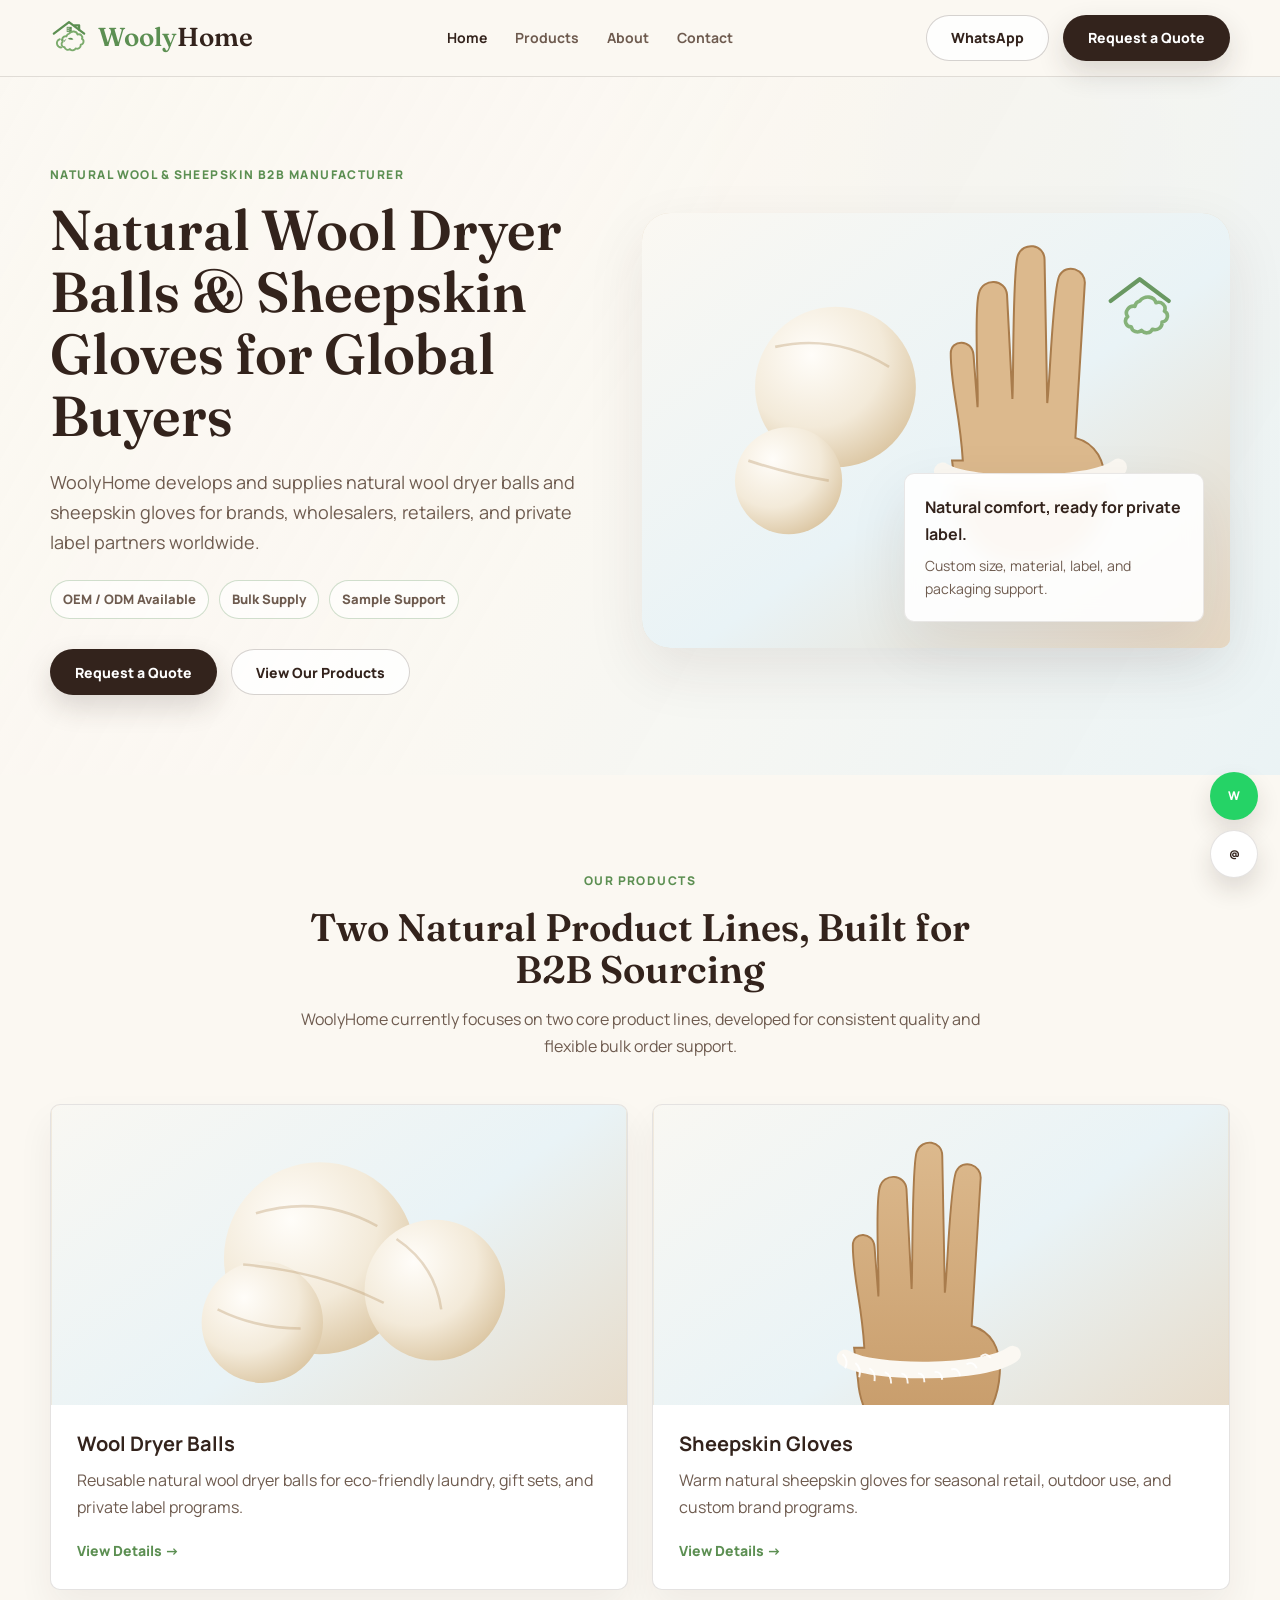
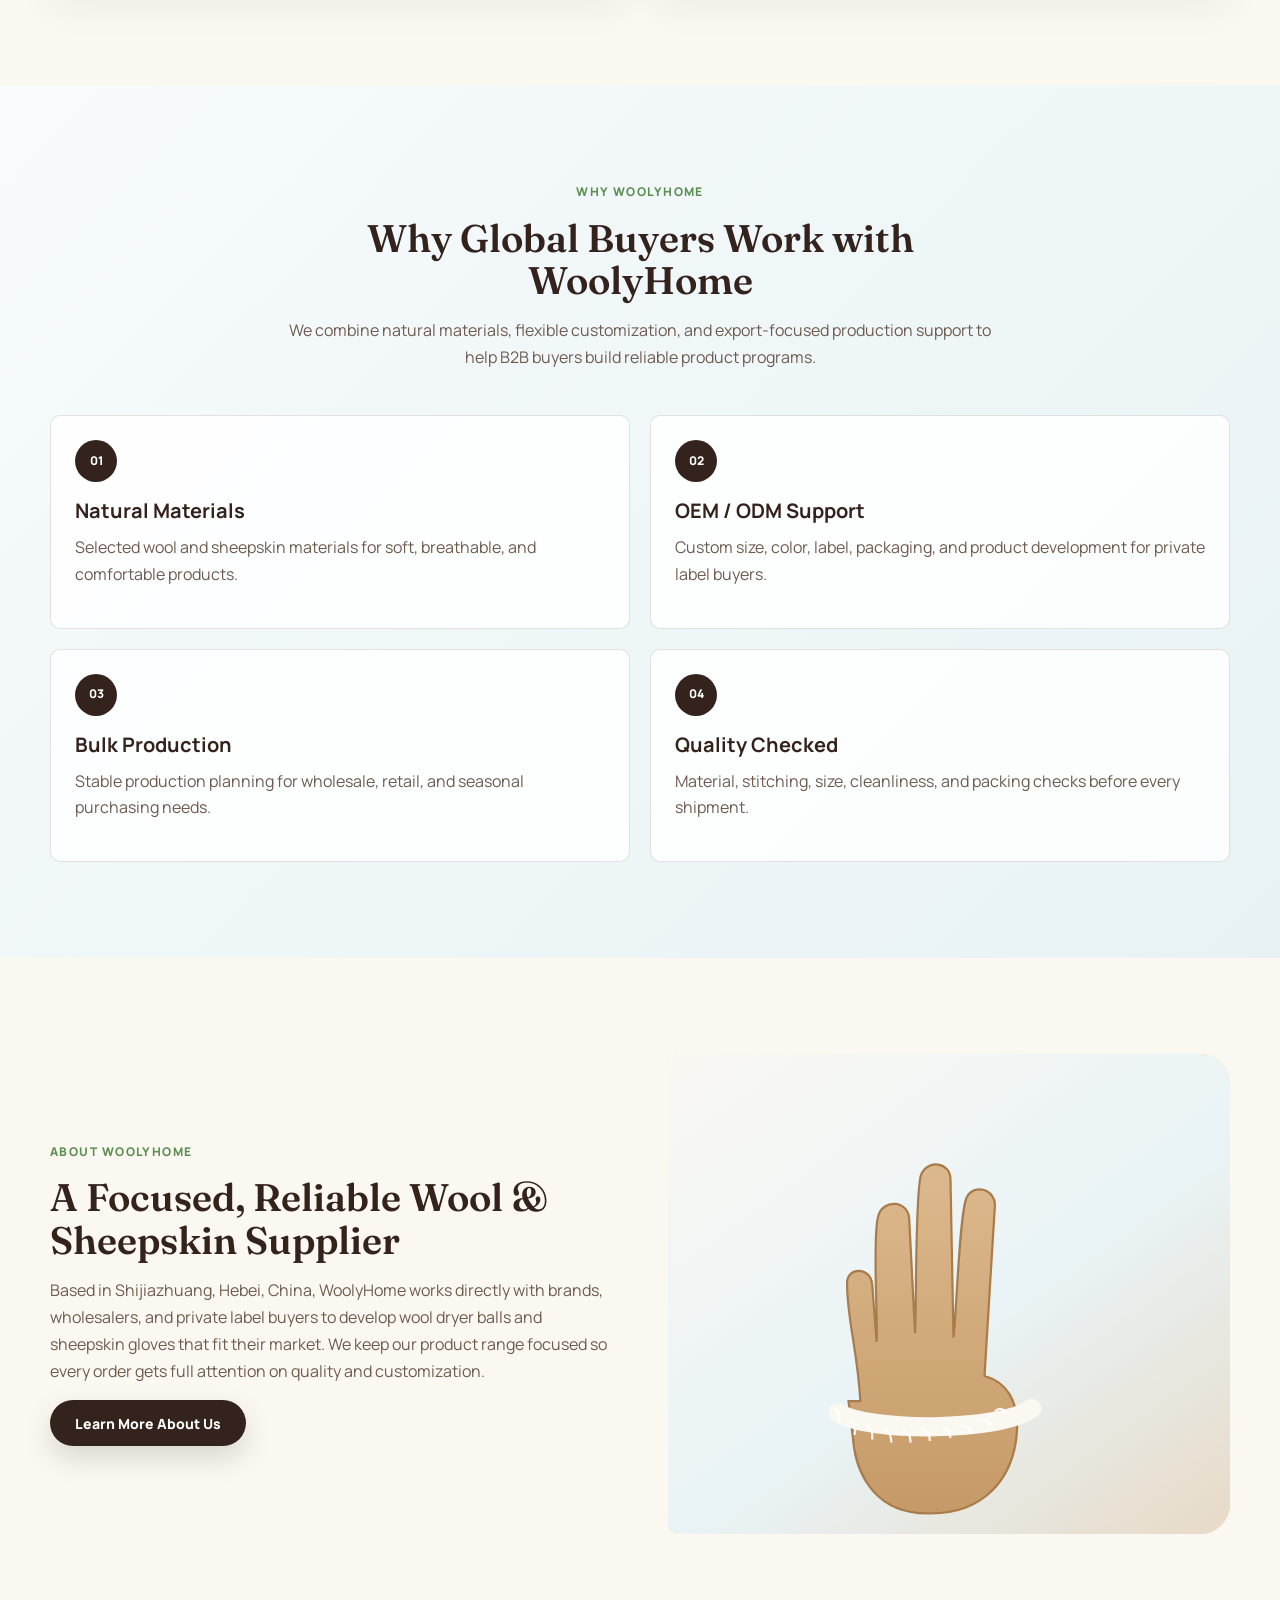
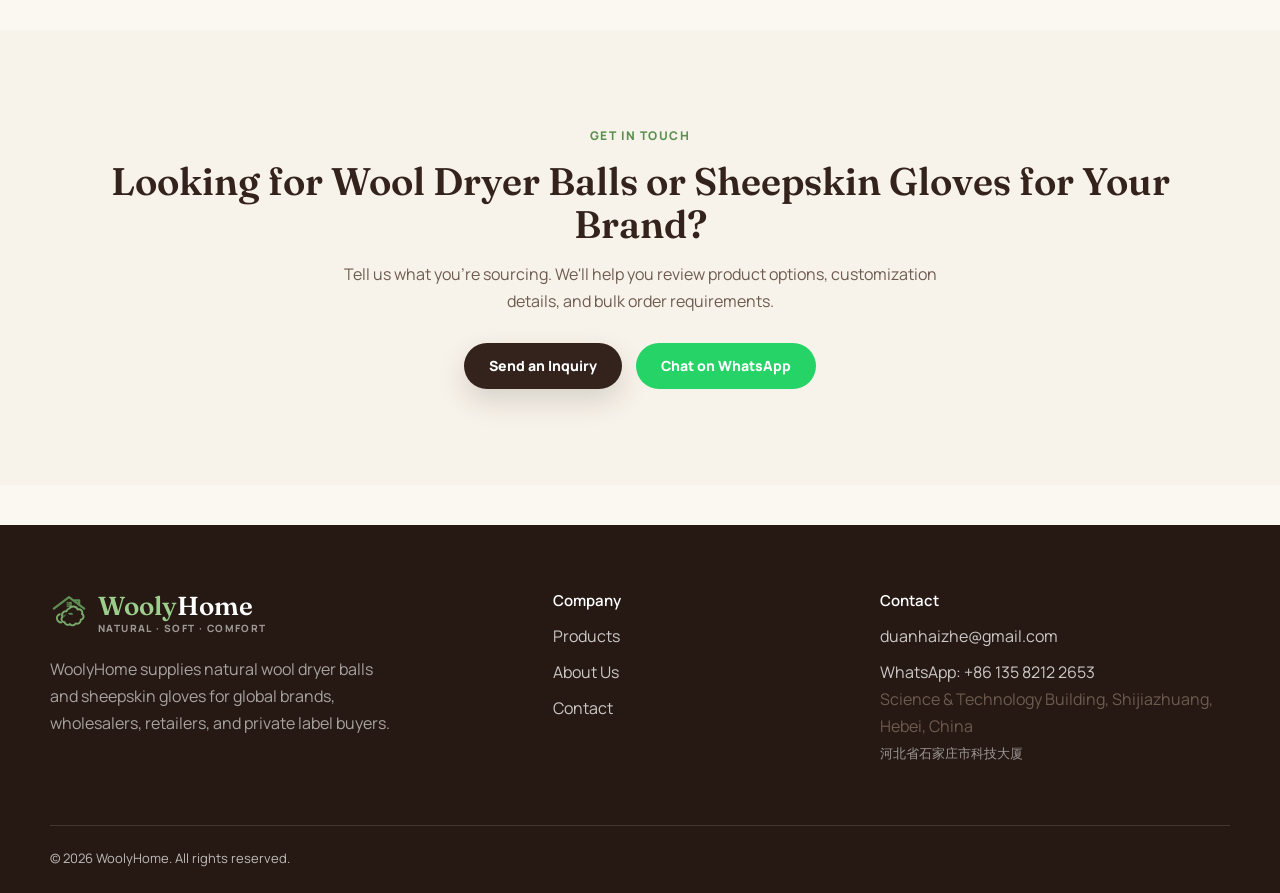
<file: index.html>
<!doctype html>
<html lang="en">
<head>
<meta charset="utf-8">
<meta name="viewport" content="width=device-width, initial-scale=1">
<title>WoolyHome | Natural Wool Dryer Balls &amp; Sheepskin Gloves Manufacturer</title>
<meta name="description" content="WoolyHome supplies natural wool dryer balls and sheepskin gloves for global B2B buyers, wholesalers, and private label brands. OEM/ODM, bulk supply, and sample support.">
<link rel="icon" type="image/svg+xml" href="assets/images/logo-mark.svg">
<link rel="preconnect" href="https://fonts.googleapis.com">
<link rel="preconnect" href="https://fonts.gstatic.com" crossorigin>
<link href="https://fonts.googleapis.com/css2?family=Fraunces:opsz,wght@9..144,500;9..144,600&family=Manrope:wght@400;500;600;700;800&display=swap" rel="stylesheet">
<link rel="stylesheet" href="assets/css/style.css">
</head>
<body>
<header class="site-header">
  <div class="container header-inner">
    <a class="logo" href="index.html" aria-label="WoolyHome home">
      <span class="logo-inner">
        <img class="logo-mark" src="assets/images/logo-mark.svg" alt="" width="34" height="34">
        <span class="logo-text"><span class="logo-word"><strong>Wooly</strong>Home</span></span>
      </span>
    </a>
    <button class="menu-toggle" type="button" aria-label="Open menu" aria-expanded="false" data-menu-toggle><span></span><span></span><span></span></button>
    <nav class="primary-nav" aria-label="Primary navigation" data-primary-nav>
      <ul class="menu">
        <li><a href="index.html" class="is-active">Home</a></li>
        <li><a href="products.html">Products</a></li>
        <li><a href="about.html">About</a></li>
        <li><a href="contact.html">Contact</a></li>
      </ul>
    </nav>
    <div class="header-actions">
      <a class="btn btn-secondary" href="https://wa.me/8613582122653" target="_blank" rel="noopener">WhatsApp</a>
      <a class="btn btn-primary" href="contact.html#inquiry">Request a Quote</a>
    </div>
  </div>
</header>

<main>
  <section class="hero">
    <div class="container hero-grid">
      <div class="hero-copy">
        <p class="eyebrow">Natural Wool &amp; Sheepskin B2B Manufacturer</p>
        <h1>Natural Wool Dryer Balls &amp; Sheepskin Gloves for Global Buyers</h1>
        <p>WoolyHome develops and supplies natural wool dryer balls and sheepskin gloves for brands, wholesalers, retailers, and private label partners worldwide.</p>
        <div class="trust-line"><span>OEM / ODM Available</span><span>Bulk Supply</span><span>Sample Support</span></div>
        <div class="actions">
          <a class="btn btn-primary" href="contact.html#inquiry">Request a Quote</a>
          <a class="btn btn-secondary" href="products.html">View Our Products</a>
        </div>
      </div>
      <div class="hero-visual">
        <img class="hero-image" src="assets/images/hero.svg" alt="Wool dryer balls and sheepskin gloves">
        <div class="note-card"><strong>Natural comfort, ready for private label.</strong><span>Custom size, material, label, and packaging support.</span></div>
      </div>
    </div>
  </section>

  <section class="section" id="products">
    <div class="container">
      <div class="section-heading center">
        <p class="eyebrow">Our Products</p>
        <h2>Two Natural Product Lines, Built for B2B Sourcing</h2>
        <p>WoolyHome currently focuses on two core product lines, developed for consistent quality and flexible bulk order support.</p>
      </div>
      <div class="product-grid">
        <article class="product-card">
          <img class="product-card-image" src="assets/images/wool-dryer-balls.svg" alt="Wool Dryer Balls">
          <div class="product-card-body">
            <h3>Wool Dryer Balls</h3>
            <p>Reusable natural wool dryer balls for eco-friendly laundry, gift sets, and private label programs.</p>
            <a class="link" href="product-wool-dryer-balls.html">View Details &rarr;</a>
          </div>
        </article>
        <article class="product-card">
          <img class="product-card-image" src="assets/images/sheepskin-gloves.svg" alt="Sheepskin Gloves">
          <div class="product-card-body">
            <h3>Sheepskin Gloves</h3>
            <p>Warm natural sheepskin gloves for seasonal retail, outdoor use, and custom brand programs.</p>
            <a class="link" href="product-sheepskin-gloves.html">View Details &rarr;</a>
          </div>
        </article>
      </div>
    </div>
  </section>

  <section class="section section-blue">
    <div class="container">
      <div class="section-heading center">
        <p class="eyebrow">Why WoolyHome</p>
        <h2>Why Global Buyers Work with WoolyHome</h2>
        <p>We combine natural materials, flexible customization, and export-focused production support to help B2B buyers build reliable product programs.</p>
      </div>
      <div class="value-grid">
        <article class="value-card"><span class="num">01</span><h3>Natural Materials</h3><p>Selected wool and sheepskin materials for soft, breathable, and comfortable products.</p></article>
        <article class="value-card"><span class="num">02</span><h3>OEM / ODM Support</h3><p>Custom size, color, label, packaging, and product development for private label buyers.</p></article>
        <article class="value-card"><span class="num">03</span><h3>Bulk Production</h3><p>Stable production planning for wholesale, retail, and seasonal purchasing needs.</p></article>
        <article class="value-card"><span class="num">04</span><h3>Quality Checked</h3><p>Material, stitching, size, cleanliness, and packing checks before every shipment.</p></article>
      </div>
    </div>
  </section>

  <section class="section">
    <div class="container split">
      <div>
        <p class="eyebrow">About WoolyHome</p>
        <h2>A Focused, Reliable Wool &amp; Sheepskin Supplier</h2>
        <p>Based in Shijiazhuang, Hebei, China, WoolyHome works directly with brands, wholesalers, and private label buyers to develop wool dryer balls and sheepskin gloves that fit their market. We keep our product range focused so every order gets full attention on quality and customization.</p>
        <a class="btn btn-primary" href="about.html">Learn More About Us</a>
      </div>
      <img class="tall-image" src="assets/images/sheepskin-gloves.svg" alt="Sheepskin gloves detail">
    </div>
  </section>

  <section class="section section-cream">
    <div class="container" style="text-align:center">
      <p class="eyebrow">Get in Touch</p>
      <h2>Looking for Wool Dryer Balls or Sheepskin Gloves for Your Brand?</h2>
      <p style="max-width:640px;margin:0 auto 28px">Tell us what you're sourcing. We'll help you review product options, customization details, and bulk order requirements.</p>
      <div class="actions" style="justify-content:center">
        <a class="btn btn-primary" href="contact.html#inquiry">Send an Inquiry</a>
        <a class="btn btn-whatsapp" href="https://wa.me/8613582122653" target="_blank" rel="noopener">Chat on WhatsApp</a>
      </div>
    </div>
  </section>
</main>

<footer class="site-footer">
  <div class="container footer-grid">
    <div class="footer-brand">
      <a class="logo" href="index.html" aria-label="WoolyHome home">
        <span class="logo-inner">
          <img class="logo-mark" src="assets/images/logo-mark.svg" alt="" width="34" height="34">
          <span class="logo-text"><span class="logo-word"><strong>Wooly</strong>Home</span><span class="logo-tagline">Natural &middot; Soft &middot; Comfort</span></span>
        </span>
      </a>
      <p>WoolyHome supplies natural wool dryer balls and sheepskin gloves for global brands, wholesalers, retailers, and private label buyers.</p>
    </div>
    <div>
      <h2>Company</h2>
      <nav>
        <a href="products.html">Products</a>
        <a href="about.html">About Us</a>
        <a href="contact.html">Contact</a>
      </nav>
    </div>
    <div>
      <h2>Contact</h2>
      <nav>
        <a href="mailto:duanhaizhe@gmail.com">duanhaizhe@gmail.com</a>
        <a href="https://wa.me/8613582122653" target="_blank" rel="noopener">WhatsApp: +86 135 8212 2653</a>
      </nav>
      <p>Science &amp; Technology Building, Shijiazhuang, Hebei, China<br><span class="address-cn">河北省石家庄市科技大厦</span></p>
    </div>
  </div>
  <div class="container footer-bottom">
    <p>&copy; <span data-year></span> WoolyHome. All rights reserved.</p>
  </div>
</footer>

<aside class="floating-contact">
  <a class="float-link whatsapp" href="https://wa.me/8613582122653" target="_blank" rel="noopener" aria-label="WhatsApp"><span>WhatsApp</span>W</a>
  <a class="float-link" href="mailto:duanhaizhe@gmail.com" aria-label="Email"><span>Email</span>@</a>
</aside>

<script src="assets/js/main.js"></script>
</body>
</html>
</file>
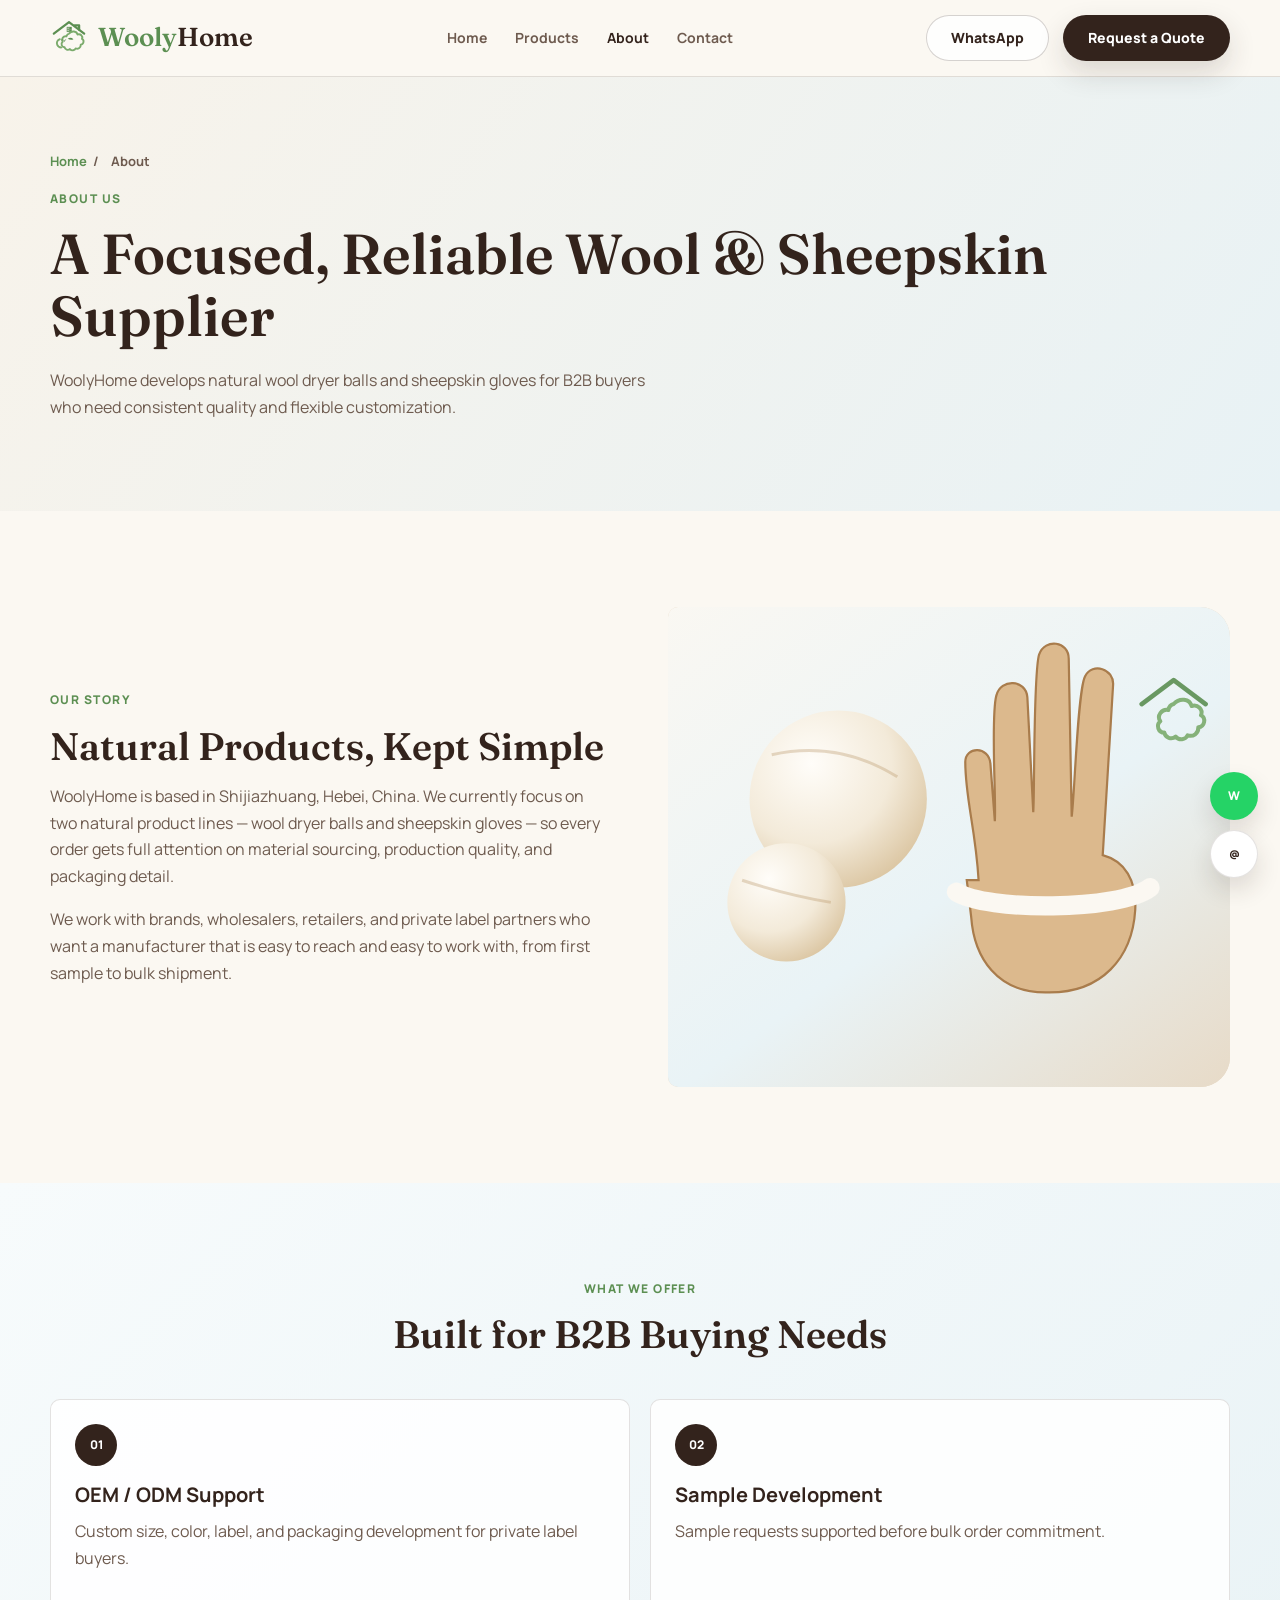
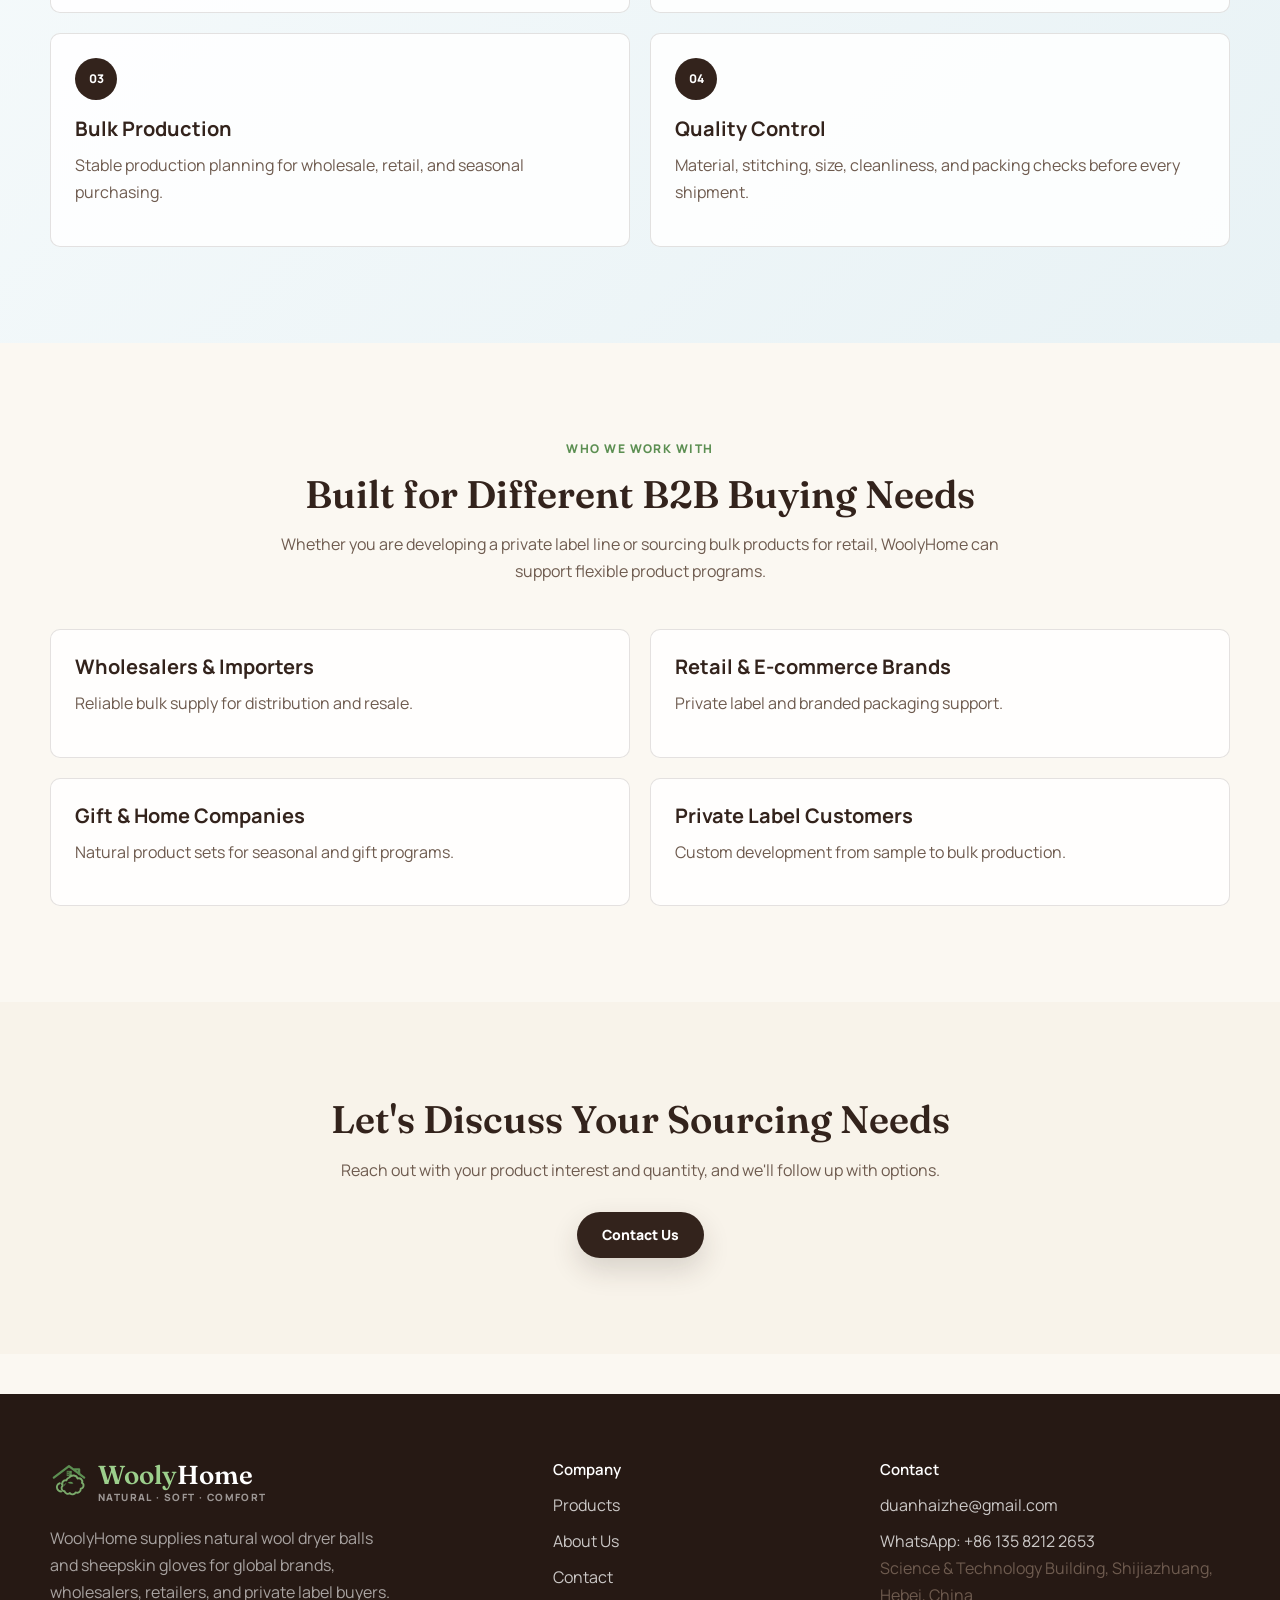
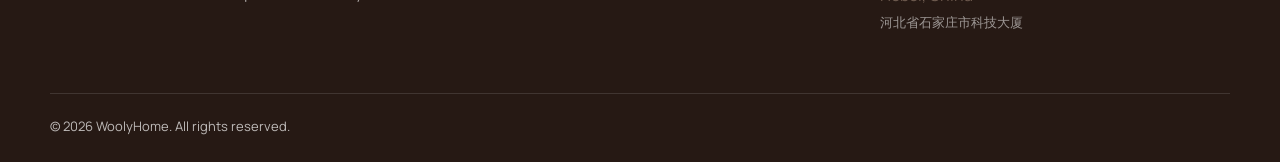
<file: about.html>
<!doctype html>
<html lang="en">
<head>
<meta charset="utf-8">
<meta name="viewport" content="width=device-width, initial-scale=1">
<title>About Us | WoolyHome</title>
<meta name="description" content="WoolyHome is a natural wool and sheepskin B2B manufacturer based in Shijiazhuang, Hebei, China, supporting bulk supply, OEM/ODM, and quality control for global buyers.">
<link rel="icon" type="image/svg+xml" href="assets/images/logo-mark.svg">
<link rel="preconnect" href="https://fonts.googleapis.com">
<link rel="preconnect" href="https://fonts.gstatic.com" crossorigin>
<link href="https://fonts.googleapis.com/css2?family=Fraunces:opsz,wght@9..144,500;9..144,600&family=Manrope:wght@400;500;600;700;800&display=swap" rel="stylesheet">
<link rel="stylesheet" href="assets/css/style.css">
</head>
<body>
<header class="site-header">
  <div class="container header-inner">
    <a class="logo" href="index.html" aria-label="WoolyHome home">
      <span class="logo-inner">
        <img class="logo-mark" src="assets/images/logo-mark.svg" alt="" width="34" height="34">
        <span class="logo-text"><span class="logo-word"><strong>Wooly</strong>Home</span></span>
      </span>
    </a>
    <button class="menu-toggle" type="button" aria-label="Open menu" aria-expanded="false" data-menu-toggle><span></span><span></span><span></span></button>
    <nav class="primary-nav" aria-label="Primary navigation" data-primary-nav>
      <ul class="menu">
        <li><a href="index.html">Home</a></li>
        <li><a href="products.html">Products</a></li>
        <li><a href="about.html" class="is-active">About</a></li>
        <li><a href="contact.html">Contact</a></li>
      </ul>
    </nav>
    <div class="header-actions">
      <a class="btn btn-secondary" href="https://wa.me/8613582122653" target="_blank" rel="noopener">WhatsApp</a>
      <a class="btn btn-primary" href="contact.html#inquiry">Request a Quote</a>
    </div>
  </div>
</header>

<main>
  <section class="page-hero">
    <div class="container">
      <nav class="breadcrumbs" aria-label="Breadcrumbs"><a href="index.html">Home</a><span>/</span><span>About</span></nav>
      <p class="eyebrow">About Us</p>
      <h1>A Focused, Reliable Wool &amp; Sheepskin Supplier</h1>
      <p style="max-width:620px">WoolyHome develops natural wool dryer balls and sheepskin gloves for B2B buyers who need consistent quality and flexible customization.</p>
    </div>
  </section>

  <section class="section">
    <div class="container split">
      <div>
        <p class="eyebrow">Our Story</p>
        <h2>Natural Products, Kept Simple</h2>
        <p>WoolyHome is based in Shijiazhuang, Hebei, China. We currently focus on two natural product lines &mdash; wool dryer balls and sheepskin gloves &mdash; so every order gets full attention on material sourcing, production quality, and packaging detail.</p>
        <p>We work with brands, wholesalers, retailers, and private label partners who want a manufacturer that is easy to reach and easy to work with, from first sample to bulk shipment.</p>
      </div>
      <img class="tall-image" src="assets/images/hero.svg" alt="WoolyHome natural wool and sheepskin products">
    </div>
  </section>

  <section class="section section-blue">
    <div class="container">
      <div class="section-heading center">
        <p class="eyebrow">What We Offer</p>
        <h2>Built for B2B Buying Needs</h2>
      </div>
      <div class="value-grid">
        <article class="value-card"><span class="num">01</span><h3>OEM / ODM Support</h3><p>Custom size, color, label, and packaging development for private label buyers.</p></article>
        <article class="value-card"><span class="num">02</span><h3>Sample Development</h3><p>Sample requests supported before bulk order commitment.</p></article>
        <article class="value-card"><span class="num">03</span><h3>Bulk Production</h3><p>Stable production planning for wholesale, retail, and seasonal purchasing.</p></article>
        <article class="value-card"><span class="num">04</span><h3>Quality Control</h3><p>Material, stitching, size, cleanliness, and packing checks before every shipment.</p></article>
      </div>
    </div>
  </section>

  <section class="section">
    <div class="container">
      <div class="section-heading center">
        <p class="eyebrow">Who We Work With</p>
        <h2>Built for Different B2B Buying Needs</h2>
        <p>Whether you are developing a private label line or sourcing bulk products for retail, WoolyHome can support flexible product programs.</p>
      </div>
      <div class="value-grid">
        <article class="mini-card"><h3>Wholesalers &amp; Importers</h3><p>Reliable bulk supply for distribution and resale.</p></article>
        <article class="mini-card"><h3>Retail &amp; E-commerce Brands</h3><p>Private label and branded packaging support.</p></article>
        <article class="mini-card"><h3>Gift &amp; Home Companies</h3><p>Natural product sets for seasonal and gift programs.</p></article>
        <article class="mini-card"><h3>Private Label Customers</h3><p>Custom development from sample to bulk production.</p></article>
      </div>
    </div>
  </section>

  <section class="section section-cream" style="text-align:center">
    <div class="container">
      <h2>Let's Discuss Your Sourcing Needs</h2>
      <p style="max-width:600px;margin:0 auto 28px">Reach out with your product interest and quantity, and we'll follow up with options.</p>
      <a class="btn btn-primary" href="contact.html#inquiry">Contact Us</a>
    </div>
  </section>
</main>

<footer class="site-footer">
  <div class="container footer-grid">
    <div class="footer-brand">
      <a class="logo" href="index.html" aria-label="WoolyHome home">
        <span class="logo-inner">
          <img class="logo-mark" src="assets/images/logo-mark.svg" alt="" width="34" height="34">
          <span class="logo-text"><span class="logo-word"><strong>Wooly</strong>Home</span><span class="logo-tagline">Natural &middot; Soft &middot; Comfort</span></span>
        </span>
      </a>
      <p>WoolyHome supplies natural wool dryer balls and sheepskin gloves for global brands, wholesalers, retailers, and private label buyers.</p>
    </div>
    <div>
      <h2>Company</h2>
      <nav>
        <a href="products.html">Products</a>
        <a href="about.html">About Us</a>
        <a href="contact.html">Contact</a>
      </nav>
    </div>
    <div>
      <h2>Contact</h2>
      <nav>
        <a href="mailto:duanhaizhe@gmail.com">duanhaizhe@gmail.com</a>
        <a href="https://wa.me/8613582122653" target="_blank" rel="noopener">WhatsApp: +86 135 8212 2653</a>
      </nav>
      <p>Science &amp; Technology Building, Shijiazhuang, Hebei, China<br><span class="address-cn">河北省石家庄市科技大厦</span></p>
    </div>
  </div>
  <div class="container footer-bottom">
    <p>&copy; <span data-year></span> WoolyHome. All rights reserved.</p>
  </div>
</footer>

<aside class="floating-contact">
  <a class="float-link whatsapp" href="https://wa.me/8613582122653" target="_blank" rel="noopener" aria-label="WhatsApp"><span>WhatsApp</span>W</a>
  <a class="float-link" href="mailto:duanhaizhe@gmail.com" aria-label="Email"><span>Email</span>@</a>
</aside>

<script src="assets/js/main.js"></script>
</body>
</html>
</file>
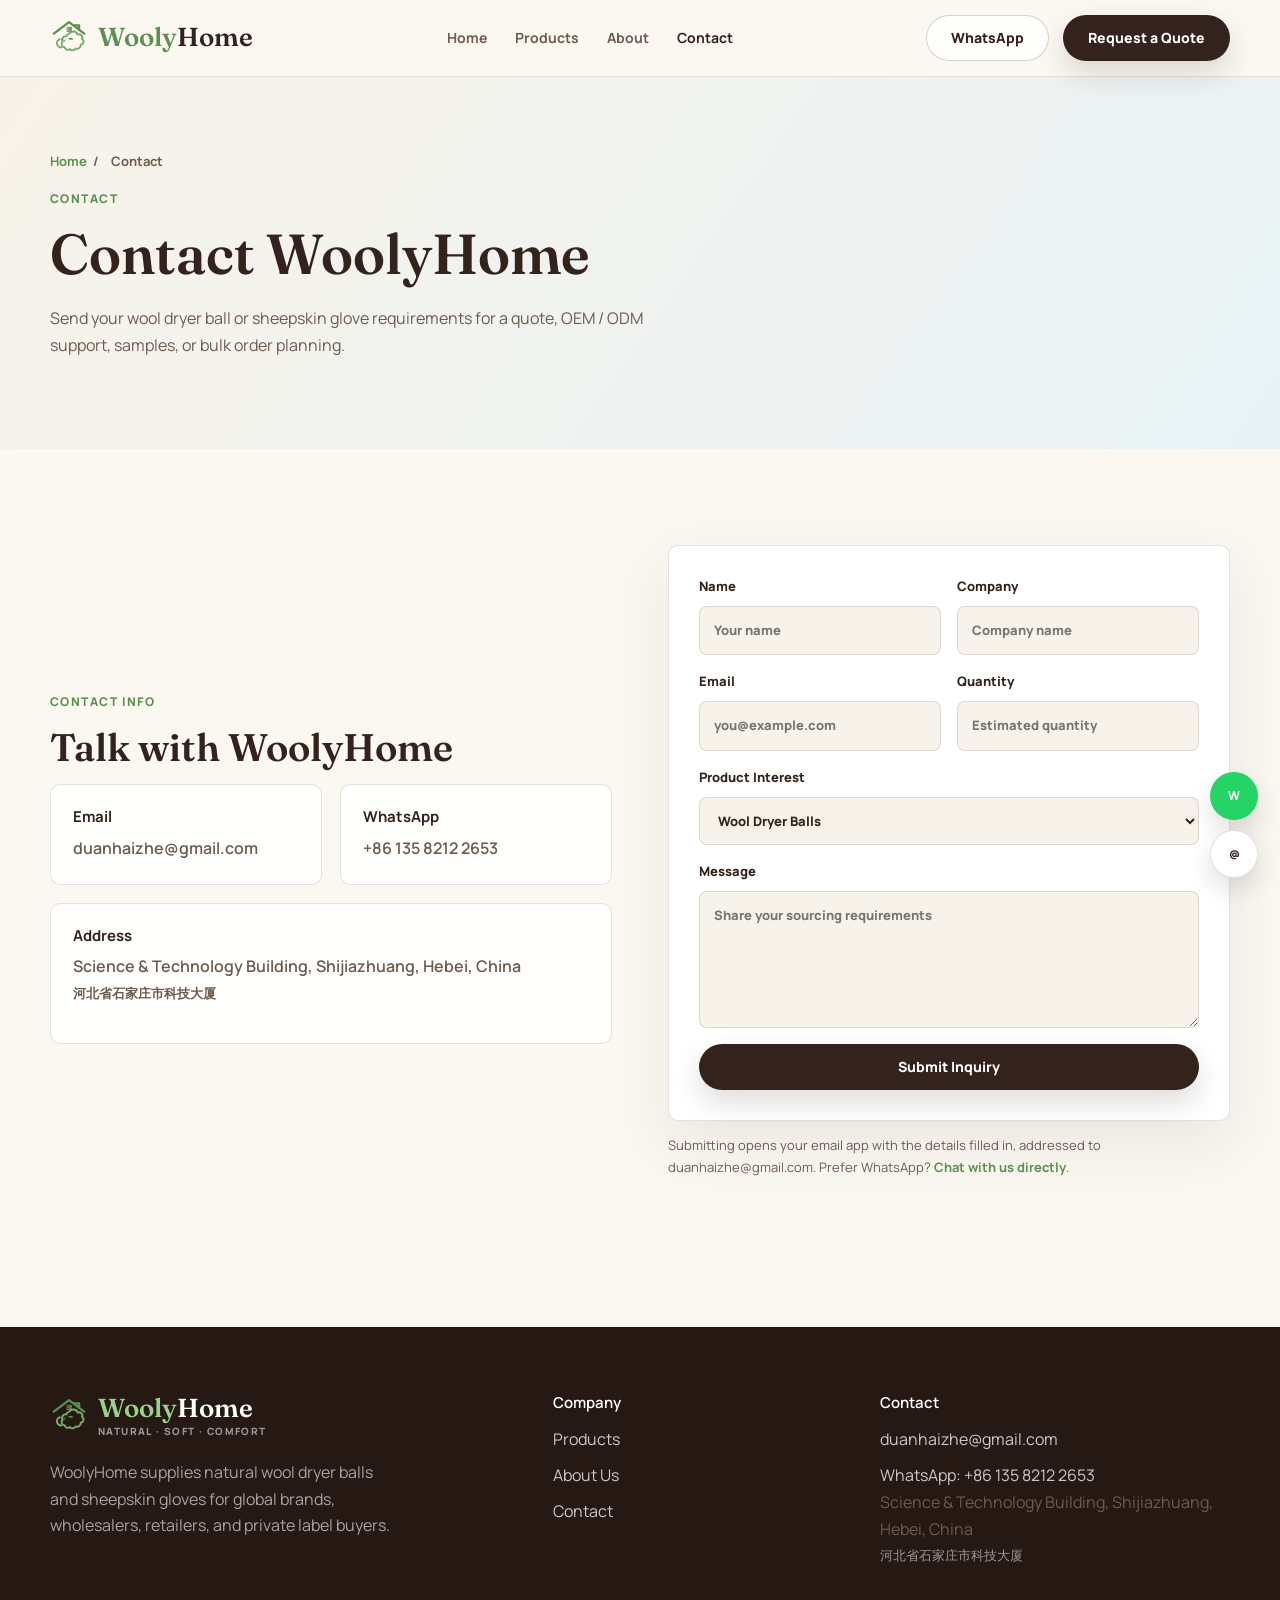
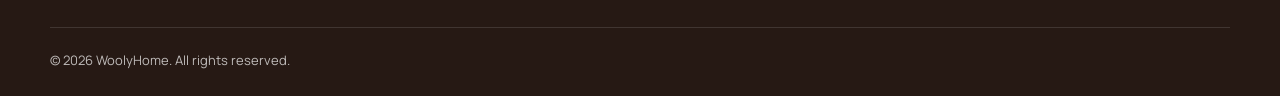
<file: contact.html>
<!doctype html>
<html lang="en">
<head>
<meta charset="utf-8">
<meta name="viewport" content="width=device-width, initial-scale=1">
<title>Contact | WoolyHome</title>
<meta name="description" content="Contact WoolyHome for a quote, OEM/ODM support, samples, or bulk order requirements for wool dryer balls and sheepskin gloves.">
<link rel="icon" type="image/svg+xml" href="assets/images/logo-mark.svg">
<link rel="preconnect" href="https://fonts.googleapis.com">
<link rel="preconnect" href="https://fonts.gstatic.com" crossorigin>
<link href="https://fonts.googleapis.com/css2?family=Fraunces:opsz,wght@9..144,500;9..144,600&family=Manrope:wght@400;500;600;700;800&display=swap" rel="stylesheet">
<link rel="stylesheet" href="assets/css/style.css">
</head>
<body>
<header class="site-header">
  <div class="container header-inner">
    <a class="logo" href="index.html" aria-label="WoolyHome home">
      <span class="logo-inner">
        <img class="logo-mark" src="assets/images/logo-mark.svg" alt="" width="34" height="34">
        <span class="logo-text"><span class="logo-word"><strong>Wooly</strong>Home</span></span>
      </span>
    </a>
    <button class="menu-toggle" type="button" aria-label="Open menu" aria-expanded="false" data-menu-toggle><span></span><span></span><span></span></button>
    <nav class="primary-nav" aria-label="Primary navigation" data-primary-nav>
      <ul class="menu">
        <li><a href="index.html">Home</a></li>
        <li><a href="products.html">Products</a></li>
        <li><a href="about.html">About</a></li>
        <li><a href="contact.html" class="is-active">Contact</a></li>
      </ul>
    </nav>
    <div class="header-actions">
      <a class="btn btn-secondary" href="https://wa.me/8613582122653" target="_blank" rel="noopener">WhatsApp</a>
      <a class="btn btn-primary" href="contact.html#inquiry">Request a Quote</a>
    </div>
  </div>
</header>

<main>
  <section class="page-hero">
    <div class="container">
      <nav class="breadcrumbs" aria-label="Breadcrumbs"><a href="index.html">Home</a><span>/</span><span>Contact</span></nav>
      <p class="eyebrow">Contact</p>
      <h1>Contact WoolyHome</h1>
      <p style="max-width:620px">Send your wool dryer ball or sheepskin glove requirements for a quote, OEM / ODM support, samples, or bulk order planning.</p>
    </div>
  </section>

  <section class="section" id="inquiry">
    <div class="container split">
      <div>
        <p class="eyebrow">Contact Info</p>
        <h2>Talk with WoolyHome</h2>
        <div class="contact-grid">
          <article class="contact-card">
            <h3>Email</h3>
            <a href="mailto:duanhaizhe@gmail.com">duanhaizhe@gmail.com</a>
          </article>
          <article class="contact-card">
            <h3>WhatsApp</h3>
            <a href="https://wa.me/8613582122653" target="_blank" rel="noopener">+86 135 8212 2653</a>
          </article>
          <article class="contact-card" style="grid-column:1 / -1">
            <h3>Address</h3>
            <p>Science &amp; Technology Building, Shijiazhuang, Hebei, China<br><span class="address-cn">河北省石家庄市科技大厦</span></p>
          </article>
        </div>
      </div>
      <div>
        <form class="inquiry-form" data-inquiry-form>
          <label><span>Name</span><input type="text" name="name" placeholder="Your name" required></label>
          <label><span>Company</span><input type="text" name="company" placeholder="Company name"></label>
          <label><span>Email</span><input type="email" name="email" placeholder="you@example.com" required></label>
          <label><span>Quantity</span><input type="text" name="quantity" placeholder="Estimated quantity"></label>
          <label class="full"><span>Product Interest</span>
            <select name="product_interest">
              <option>Wool Dryer Balls</option>
              <option>Sheepskin Gloves</option>
              <option>OEM / ODM Project</option>
            </select>
          </label>
          <label class="full"><span>Message</span><textarea name="message" rows="5" placeholder="Share your sourcing requirements"></textarea></label>
          <button class="btn btn-primary" type="submit">Submit Inquiry</button>
        </form>
        <p class="form-note">Submitting opens your email app with the details filled in, addressed to duanhaizhe@gmail.com. Prefer WhatsApp? <a href="https://wa.me/8613582122653" target="_blank" rel="noopener" style="color:var(--green);font-weight:700">Chat with us directly</a>.</p>
      </div>
    </div>
  </section>
</main>

<footer class="site-footer">
  <div class="container footer-grid">
    <div class="footer-brand">
      <a class="logo" href="index.html" aria-label="WoolyHome home">
        <span class="logo-inner">
          <img class="logo-mark" src="assets/images/logo-mark.svg" alt="" width="34" height="34">
          <span class="logo-text"><span class="logo-word"><strong>Wooly</strong>Home</span><span class="logo-tagline">Natural &middot; Soft &middot; Comfort</span></span>
        </span>
      </a>
      <p>WoolyHome supplies natural wool dryer balls and sheepskin gloves for global brands, wholesalers, retailers, and private label buyers.</p>
    </div>
    <div>
      <h2>Company</h2>
      <nav>
        <a href="products.html">Products</a>
        <a href="about.html">About Us</a>
        <a href="contact.html">Contact</a>
      </nav>
    </div>
    <div>
      <h2>Contact</h2>
      <nav>
        <a href="mailto:duanhaizhe@gmail.com">duanhaizhe@gmail.com</a>
        <a href="https://wa.me/8613582122653" target="_blank" rel="noopener">WhatsApp: +86 135 8212 2653</a>
      </nav>
      <p>Science &amp; Technology Building, Shijiazhuang, Hebei, China<br><span class="address-cn">河北省石家庄市科技大厦</span></p>
    </div>
  </div>
  <div class="container footer-bottom">
    <p>&copy; <span data-year></span> WoolyHome. All rights reserved.</p>
  </div>
</footer>

<aside class="floating-contact">
  <a class="float-link whatsapp" href="https://wa.me/8613582122653" target="_blank" rel="noopener" aria-label="WhatsApp"><span>WhatsApp</span>W</a>
  <a class="float-link" href="mailto:duanhaizhe@gmail.com" aria-label="Email"><span>Email</span>@</a>
</aside>

<script src="assets/js/main.js"></script>
</body>
</html>
</file>
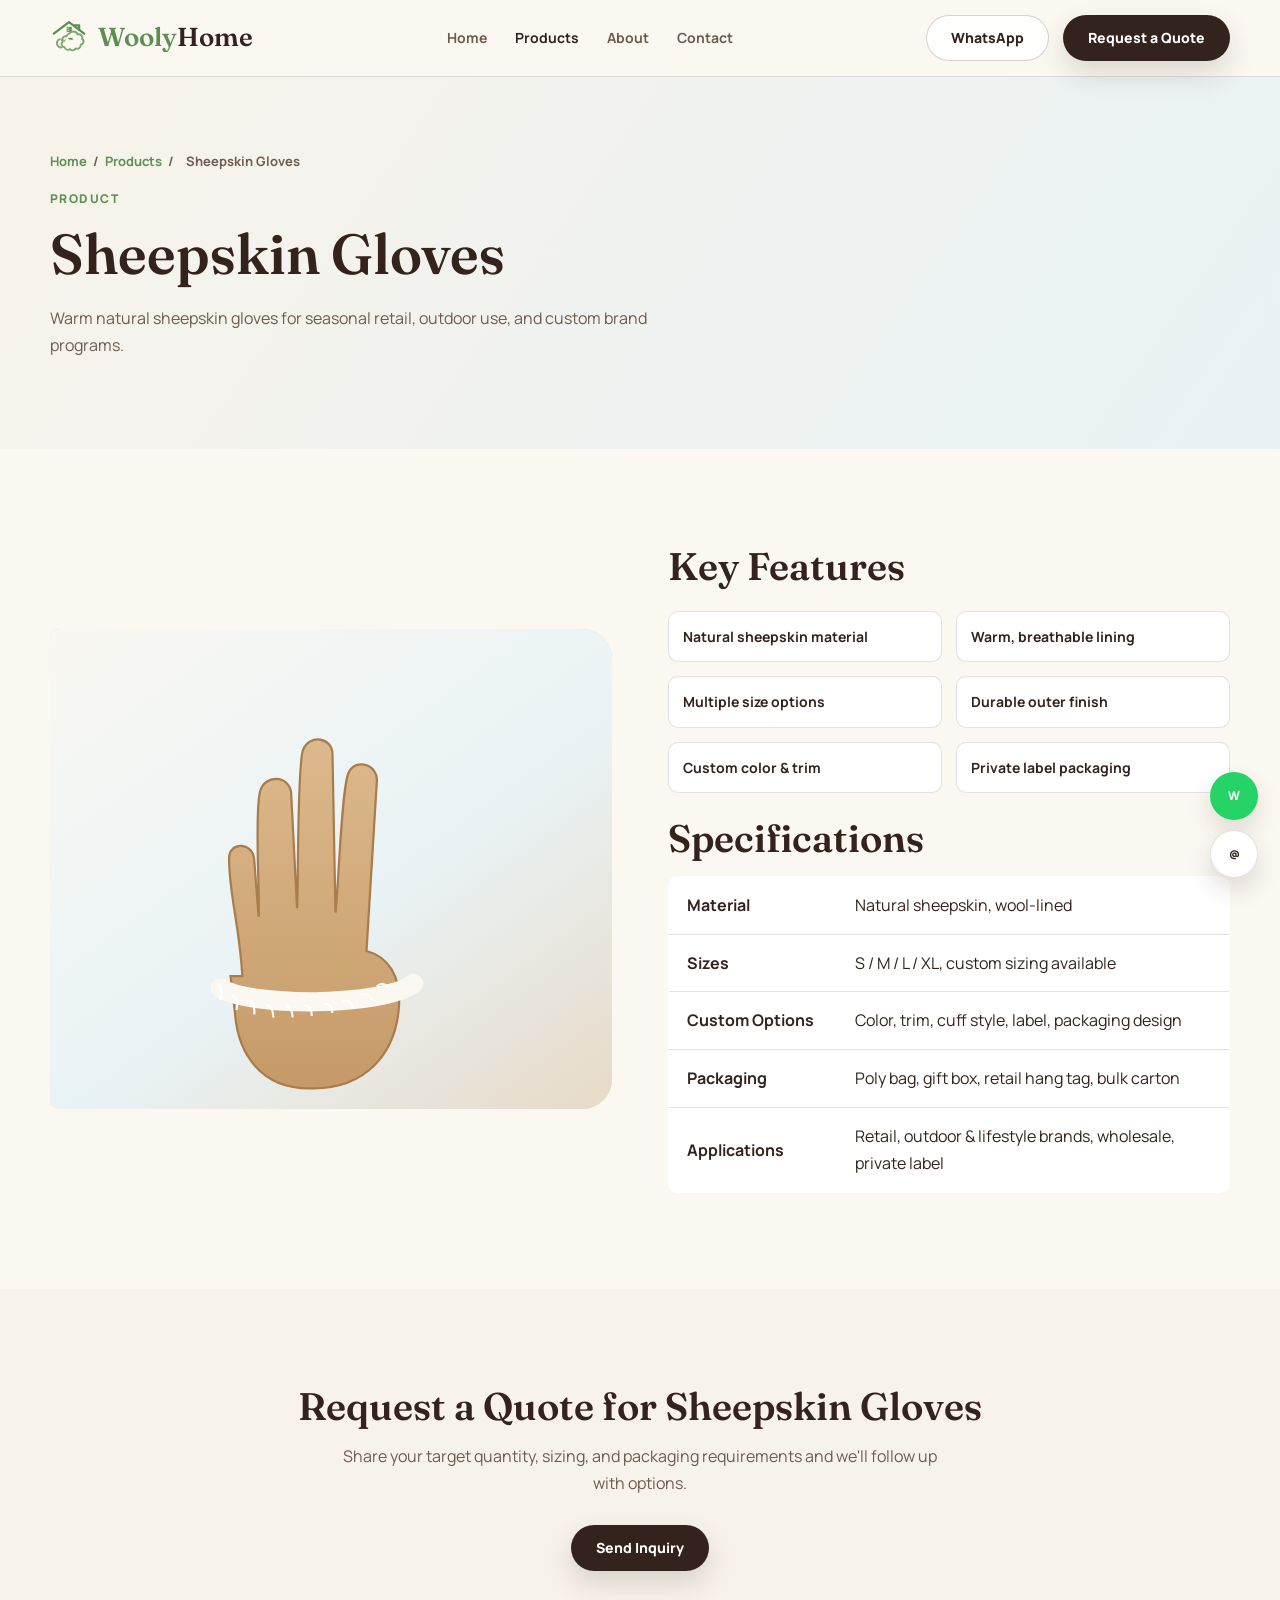
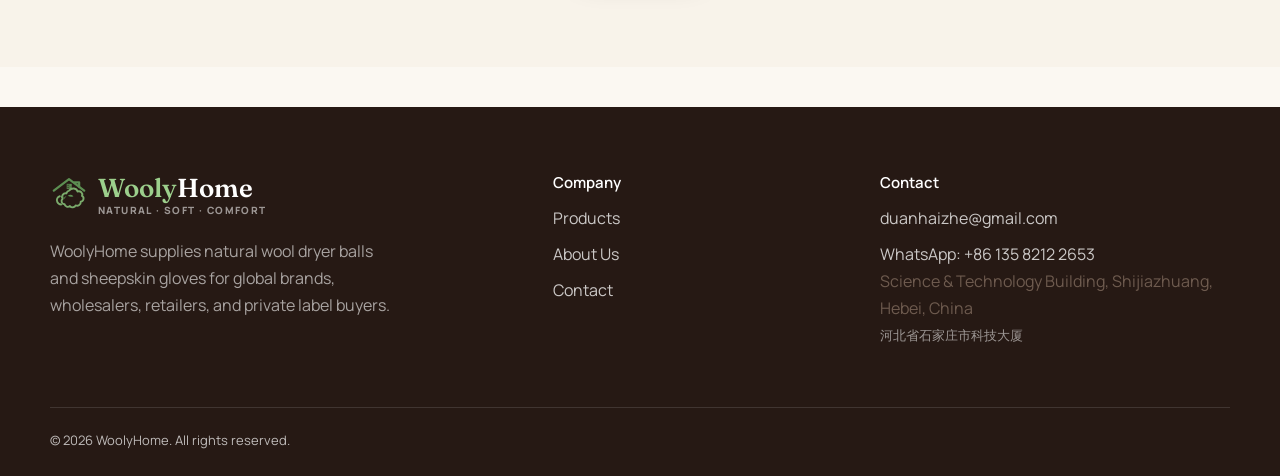
<file: product-sheepskin-gloves.html>
<!doctype html>
<html lang="en">
<head>
<meta charset="utf-8">
<meta name="viewport" content="width=device-width, initial-scale=1">
<title>Sheepskin Gloves | WoolyHome</title>
<meta name="description" content="Warm natural sheepskin gloves for seasonal retail, outdoor use, and custom brand B2B programs. Custom size, finish, and packaging available.">
<link rel="icon" type="image/svg+xml" href="assets/images/logo-mark.svg">
<link rel="preconnect" href="https://fonts.googleapis.com">
<link rel="preconnect" href="https://fonts.gstatic.com" crossorigin>
<link href="https://fonts.googleapis.com/css2?family=Fraunces:opsz,wght@9..144,500;9..144,600&family=Manrope:wght@400;500;600;700;800&display=swap" rel="stylesheet">
<link rel="stylesheet" href="assets/css/style.css">
</head>
<body>
<header class="site-header">
  <div class="container header-inner">
    <a class="logo" href="index.html" aria-label="WoolyHome home">
      <span class="logo-inner">
        <img class="logo-mark" src="assets/images/logo-mark.svg" alt="" width="34" height="34">
        <span class="logo-text"><span class="logo-word"><strong>Wooly</strong>Home</span></span>
      </span>
    </a>
    <button class="menu-toggle" type="button" aria-label="Open menu" aria-expanded="false" data-menu-toggle><span></span><span></span><span></span></button>
    <nav class="primary-nav" aria-label="Primary navigation" data-primary-nav>
      <ul class="menu">
        <li><a href="index.html">Home</a></li>
        <li><a href="products.html" class="is-active">Products</a></li>
        <li><a href="about.html">About</a></li>
        <li><a href="contact.html">Contact</a></li>
      </ul>
    </nav>
    <div class="header-actions">
      <a class="btn btn-secondary" href="https://wa.me/8613582122653" target="_blank" rel="noopener">WhatsApp</a>
      <a class="btn btn-primary" href="contact.html#inquiry">Request a Quote</a>
    </div>
  </div>
</header>

<main>
  <section class="page-hero">
    <div class="container">
      <nav class="breadcrumbs" aria-label="Breadcrumbs"><a href="index.html">Home</a><span>/</span><a href="products.html">Products</a><span>/</span><span>Sheepskin Gloves</span></nav>
      <p class="eyebrow">Product</p>
      <h1>Sheepskin Gloves</h1>
      <p style="max-width:620px">Warm natural sheepskin gloves for seasonal retail, outdoor use, and custom brand programs.</p>
    </div>
  </section>

  <section class="section">
    <div class="container split">
      <img class="tall-image" src="assets/images/sheepskin-gloves.svg" alt="Sheepskin gloves">
      <div>
        <h2>Key Features</h2>
        <div class="feature-grid">
          <span>Natural sheepskin material</span>
          <span>Warm, breathable lining</span>
          <span>Multiple size options</span>
          <span>Durable outer finish</span>
          <span>Custom color &amp; trim</span>
          <span>Private label packaging</span>
        </div>
        <h2>Specifications</h2>
        <table class="spec-table">
          <tr><th>Material</th><td>Natural sheepskin, wool-lined</td></tr>
          <tr><th>Sizes</th><td>S / M / L / XL, custom sizing available</td></tr>
          <tr><th>Custom Options</th><td>Color, trim, cuff style, label, packaging design</td></tr>
          <tr><th>Packaging</th><td>Poly bag, gift box, retail hang tag, bulk carton</td></tr>
          <tr><th>Applications</th><td>Retail, outdoor &amp; lifestyle brands, wholesale, private label</td></tr>
        </table>
      </div>
    </div>
  </section>

  <section class="section section-cream" style="text-align:center">
    <div class="container">
      <h2>Request a Quote for Sheepskin Gloves</h2>
      <p style="max-width:600px;margin:0 auto 28px">Share your target quantity, sizing, and packaging requirements and we'll follow up with options.</p>
      <a class="btn btn-primary" href="contact.html#inquiry">Send Inquiry</a>
    </div>
  </section>
</main>

<footer class="site-footer">
  <div class="container footer-grid">
    <div class="footer-brand">
      <a class="logo" href="index.html" aria-label="WoolyHome home">
        <span class="logo-inner">
          <img class="logo-mark" src="assets/images/logo-mark.svg" alt="" width="34" height="34">
          <span class="logo-text"><span class="logo-word"><strong>Wooly</strong>Home</span><span class="logo-tagline">Natural &middot; Soft &middot; Comfort</span></span>
        </span>
      </a>
      <p>WoolyHome supplies natural wool dryer balls and sheepskin gloves for global brands, wholesalers, retailers, and private label buyers.</p>
    </div>
    <div>
      <h2>Company</h2>
      <nav>
        <a href="products.html">Products</a>
        <a href="about.html">About Us</a>
        <a href="contact.html">Contact</a>
      </nav>
    </div>
    <div>
      <h2>Contact</h2>
      <nav>
        <a href="mailto:duanhaizhe@gmail.com">duanhaizhe@gmail.com</a>
        <a href="https://wa.me/8613582122653" target="_blank" rel="noopener">WhatsApp: +86 135 8212 2653</a>
      </nav>
      <p>Science &amp; Technology Building, Shijiazhuang, Hebei, China<br><span class="address-cn">河北省石家庄市科技大厦</span></p>
    </div>
  </div>
  <div class="container footer-bottom">
    <p>&copy; <span data-year></span> WoolyHome. All rights reserved.</p>
  </div>
</footer>

<aside class="floating-contact">
  <a class="float-link whatsapp" href="https://wa.me/8613582122653" target="_blank" rel="noopener" aria-label="WhatsApp"><span>WhatsApp</span>W</a>
  <a class="float-link" href="mailto:duanhaizhe@gmail.com" aria-label="Email"><span>Email</span>@</a>
</aside>

<script src="assets/js/main.js"></script>
</body>
</html>
</file>
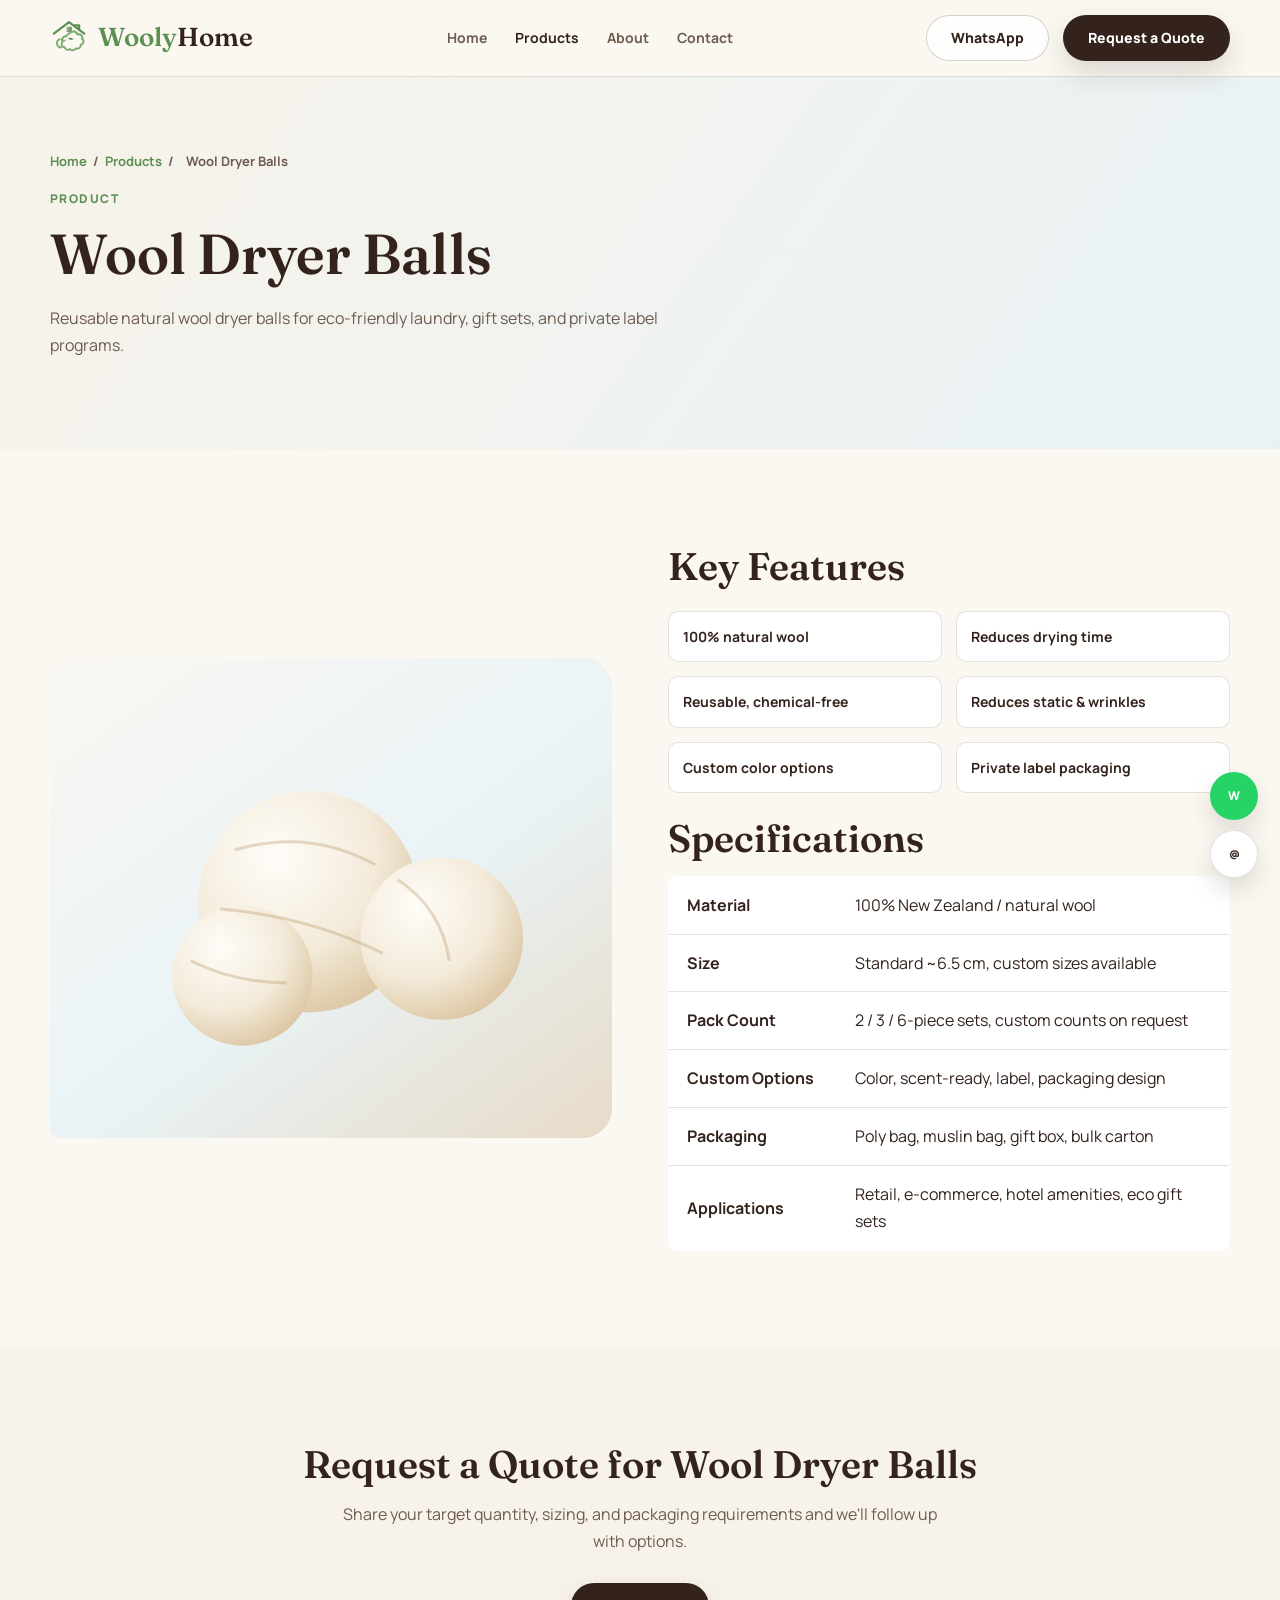
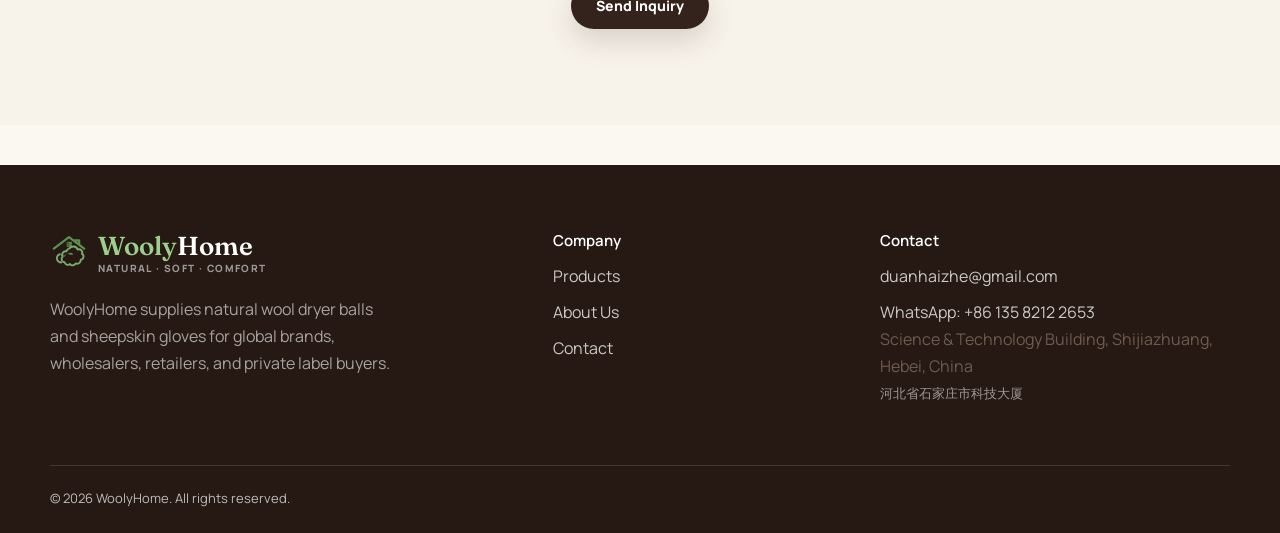
<file: product-wool-dryer-balls.html>
<!doctype html>
<html lang="en">
<head>
<meta charset="utf-8">
<meta name="viewport" content="width=device-width, initial-scale=1">
<title>Wool Dryer Balls | WoolyHome</title>
<meta name="description" content="Natural reusable wool dryer balls for eco-friendly laundry, gift sets, and private label B2B programs. Custom size, count, and packaging available.">
<link rel="icon" type="image/svg+xml" href="assets/images/logo-mark.svg">
<link rel="preconnect" href="https://fonts.googleapis.com">
<link rel="preconnect" href="https://fonts.gstatic.com" crossorigin>
<link href="https://fonts.googleapis.com/css2?family=Fraunces:opsz,wght@9..144,500;9..144,600&family=Manrope:wght@400;500;600;700;800&display=swap" rel="stylesheet">
<link rel="stylesheet" href="assets/css/style.css">
</head>
<body>
<header class="site-header">
  <div class="container header-inner">
    <a class="logo" href="index.html" aria-label="WoolyHome home">
      <span class="logo-inner">
        <img class="logo-mark" src="assets/images/logo-mark.svg" alt="" width="34" height="34">
        <span class="logo-text"><span class="logo-word"><strong>Wooly</strong>Home</span></span>
      </span>
    </a>
    <button class="menu-toggle" type="button" aria-label="Open menu" aria-expanded="false" data-menu-toggle><span></span><span></span><span></span></button>
    <nav class="primary-nav" aria-label="Primary navigation" data-primary-nav>
      <ul class="menu">
        <li><a href="index.html">Home</a></li>
        <li><a href="products.html" class="is-active">Products</a></li>
        <li><a href="about.html">About</a></li>
        <li><a href="contact.html">Contact</a></li>
      </ul>
    </nav>
    <div class="header-actions">
      <a class="btn btn-secondary" href="https://wa.me/8613582122653" target="_blank" rel="noopener">WhatsApp</a>
      <a class="btn btn-primary" href="contact.html#inquiry">Request a Quote</a>
    </div>
  </div>
</header>

<main>
  <section class="page-hero">
    <div class="container">
      <nav class="breadcrumbs" aria-label="Breadcrumbs"><a href="index.html">Home</a><span>/</span><a href="products.html">Products</a><span>/</span><span>Wool Dryer Balls</span></nav>
      <p class="eyebrow">Product</p>
      <h1>Wool Dryer Balls</h1>
      <p style="max-width:620px">Reusable natural wool dryer balls for eco-friendly laundry, gift sets, and private label programs.</p>
    </div>
  </section>

  <section class="section">
    <div class="container split">
      <img class="tall-image" src="assets/images/wool-dryer-balls.svg" alt="Wool dryer balls">
      <div>
        <h2>Key Features</h2>
        <div class="feature-grid">
          <span>100% natural wool</span>
          <span>Reduces drying time</span>
          <span>Reusable, chemical-free</span>
          <span>Reduces static &amp; wrinkles</span>
          <span>Custom color options</span>
          <span>Private label packaging</span>
        </div>
        <h2>Specifications</h2>
        <table class="spec-table">
          <tr><th>Material</th><td>100% New Zealand / natural wool</td></tr>
          <tr><th>Size</th><td>Standard ~6.5 cm, custom sizes available</td></tr>
          <tr><th>Pack Count</th><td>2 / 3 / 6-piece sets, custom counts on request</td></tr>
          <tr><th>Custom Options</th><td>Color, scent-ready, label, packaging design</td></tr>
          <tr><th>Packaging</th><td>Poly bag, muslin bag, gift box, bulk carton</td></tr>
          <tr><th>Applications</th><td>Retail, e-commerce, hotel amenities, eco gift sets</td></tr>
        </table>
      </div>
    </div>
  </section>

  <section class="section section-cream" style="text-align:center">
    <div class="container">
      <h2>Request a Quote for Wool Dryer Balls</h2>
      <p style="max-width:600px;margin:0 auto 28px">Share your target quantity, sizing, and packaging requirements and we'll follow up with options.</p>
      <a class="btn btn-primary" href="contact.html#inquiry">Send Inquiry</a>
    </div>
  </section>
</main>

<footer class="site-footer">
  <div class="container footer-grid">
    <div class="footer-brand">
      <a class="logo" href="index.html" aria-label="WoolyHome home">
        <span class="logo-inner">
          <img class="logo-mark" src="assets/images/logo-mark.svg" alt="" width="34" height="34">
          <span class="logo-text"><span class="logo-word"><strong>Wooly</strong>Home</span><span class="logo-tagline">Natural &middot; Soft &middot; Comfort</span></span>
        </span>
      </a>
      <p>WoolyHome supplies natural wool dryer balls and sheepskin gloves for global brands, wholesalers, retailers, and private label buyers.</p>
    </div>
    <div>
      <h2>Company</h2>
      <nav>
        <a href="products.html">Products</a>
        <a href="about.html">About Us</a>
        <a href="contact.html">Contact</a>
      </nav>
    </div>
    <div>
      <h2>Contact</h2>
      <nav>
        <a href="mailto:duanhaizhe@gmail.com">duanhaizhe@gmail.com</a>
        <a href="https://wa.me/8613582122653" target="_blank" rel="noopener">WhatsApp: +86 135 8212 2653</a>
      </nav>
      <p>Science &amp; Technology Building, Shijiazhuang, Hebei, China<br><span class="address-cn">河北省石家庄市科技大厦</span></p>
    </div>
  </div>
  <div class="container footer-bottom">
    <p>&copy; <span data-year></span> WoolyHome. All rights reserved.</p>
  </div>
</footer>

<aside class="floating-contact">
  <a class="float-link whatsapp" href="https://wa.me/8613582122653" target="_blank" rel="noopener" aria-label="WhatsApp"><span>WhatsApp</span>W</a>
  <a class="float-link" href="mailto:duanhaizhe@gmail.com" aria-label="Email"><span>Email</span>@</a>
</aside>

<script src="assets/js/main.js"></script>
</body>
</html>
</file>
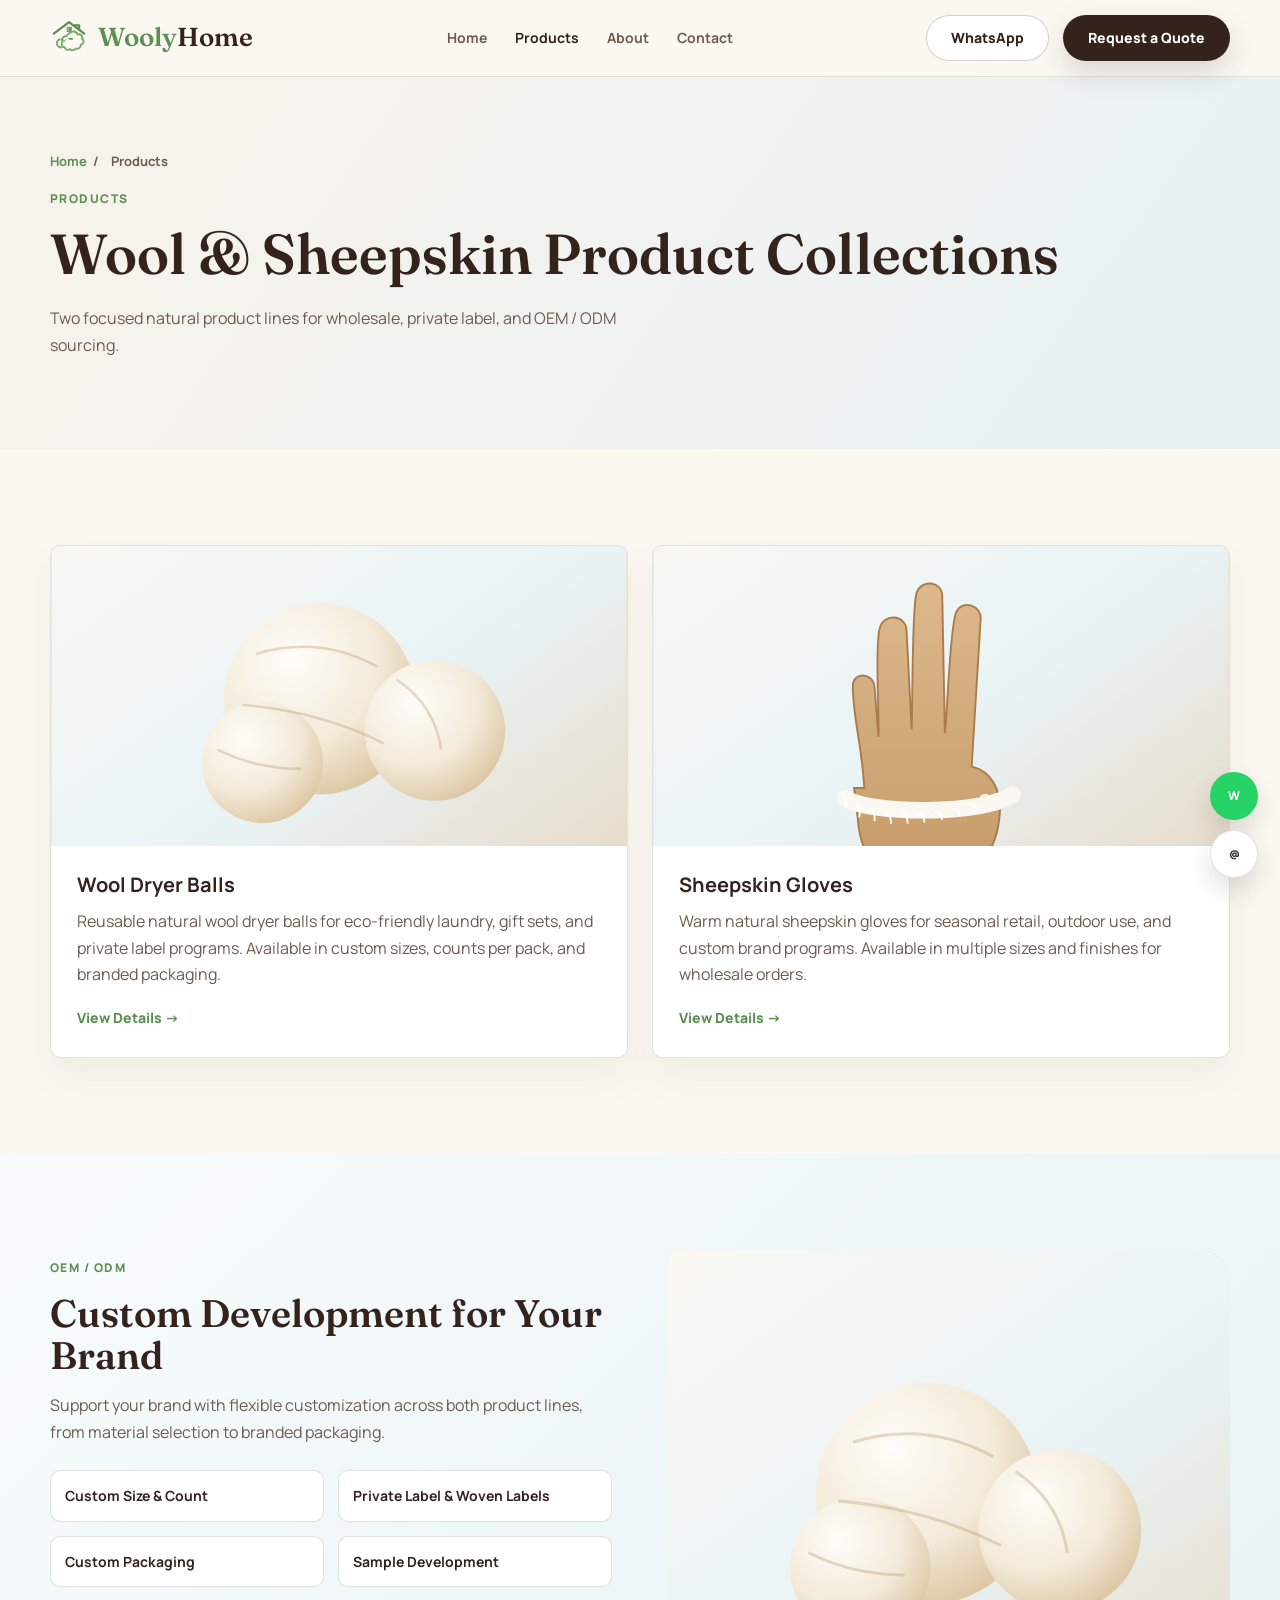
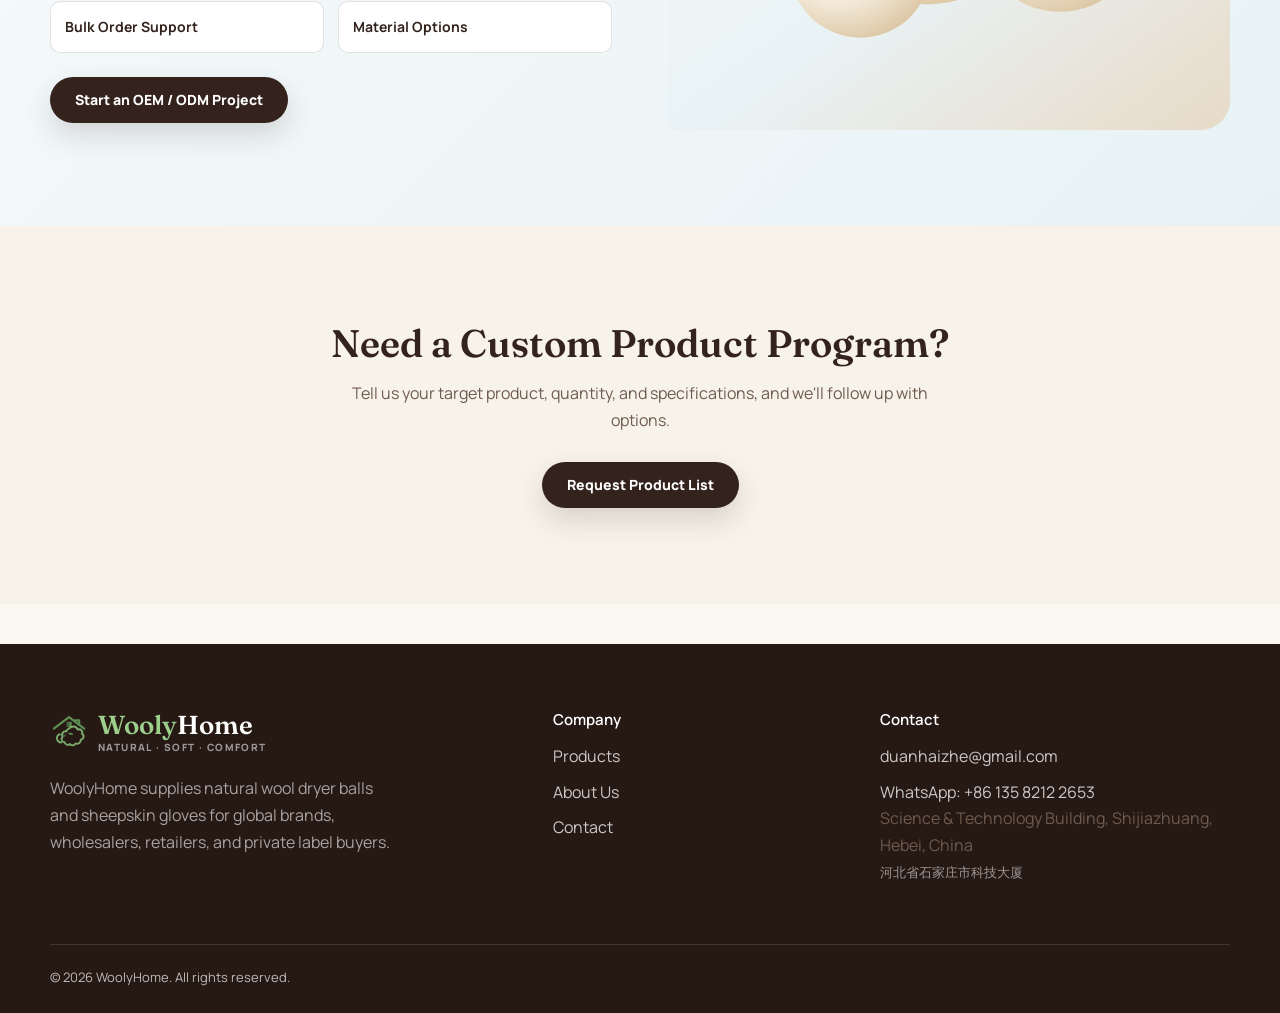
<file: products.html>
<!doctype html>
<html lang="en">
<head>
<meta charset="utf-8">
<meta name="viewport" content="width=device-width, initial-scale=1">
<title>Products | WoolyHome</title>
<meta name="description" content="Explore WoolyHome's B2B product range: natural wool dryer balls and sheepskin gloves for wholesale, private label, and OEM/ODM sourcing.">
<link rel="icon" type="image/svg+xml" href="assets/images/logo-mark.svg">
<link rel="preconnect" href="https://fonts.googleapis.com">
<link rel="preconnect" href="https://fonts.gstatic.com" crossorigin>
<link href="https://fonts.googleapis.com/css2?family=Fraunces:opsz,wght@9..144,500;9..144,600&family=Manrope:wght@400;500;600;700;800&display=swap" rel="stylesheet">
<link rel="stylesheet" href="assets/css/style.css">
</head>
<body>
<header class="site-header">
  <div class="container header-inner">
    <a class="logo" href="index.html" aria-label="WoolyHome home">
      <span class="logo-inner">
        <img class="logo-mark" src="assets/images/logo-mark.svg" alt="" width="34" height="34">
        <span class="logo-text"><span class="logo-word"><strong>Wooly</strong>Home</span></span>
      </span>
    </a>
    <button class="menu-toggle" type="button" aria-label="Open menu" aria-expanded="false" data-menu-toggle><span></span><span></span><span></span></button>
    <nav class="primary-nav" aria-label="Primary navigation" data-primary-nav>
      <ul class="menu">
        <li><a href="index.html">Home</a></li>
        <li><a href="products.html" class="is-active">Products</a></li>
        <li><a href="about.html">About</a></li>
        <li><a href="contact.html">Contact</a></li>
      </ul>
    </nav>
    <div class="header-actions">
      <a class="btn btn-secondary" href="https://wa.me/8613582122653" target="_blank" rel="noopener">WhatsApp</a>
      <a class="btn btn-primary" href="contact.html#inquiry">Request a Quote</a>
    </div>
  </div>
</header>

<main>
  <section class="page-hero">
    <div class="container">
      <nav class="breadcrumbs" aria-label="Breadcrumbs"><a href="index.html">Home</a><span>/</span><span>Products</span></nav>
      <p class="eyebrow">Products</p>
      <h1>Wool &amp; Sheepskin Product Collections</h1>
      <p style="max-width:620px">Two focused natural product lines for wholesale, private label, and OEM / ODM sourcing.</p>
    </div>
  </section>

  <section class="section">
    <div class="container">
      <div class="product-grid">
        <article class="product-card">
          <img class="product-card-image" src="assets/images/wool-dryer-balls.svg" alt="Wool Dryer Balls">
          <div class="product-card-body">
            <h3>Wool Dryer Balls</h3>
            <p>Reusable natural wool dryer balls for eco-friendly laundry, gift sets, and private label programs. Available in custom sizes, counts per pack, and branded packaging.</p>
            <a class="link" href="product-wool-dryer-balls.html">View Details &rarr;</a>
          </div>
        </article>
        <article class="product-card">
          <img class="product-card-image" src="assets/images/sheepskin-gloves.svg" alt="Sheepskin Gloves">
          <div class="product-card-body">
            <h3>Sheepskin Gloves</h3>
            <p>Warm natural sheepskin gloves for seasonal retail, outdoor use, and custom brand programs. Available in multiple sizes and finishes for wholesale orders.</p>
            <a class="link" href="product-sheepskin-gloves.html">View Details &rarr;</a>
          </div>
        </article>
      </div>
    </div>
  </section>

  <section class="section section-blue">
    <div class="container split">
      <div>
        <p class="eyebrow">OEM / ODM</p>
        <h2>Custom Development for Your Brand</h2>
        <p>Support your brand with flexible customization across both product lines, from material selection to branded packaging.</p>
        <div class="feature-grid">
          <span>Custom Size &amp; Count</span>
          <span>Private Label &amp; Woven Labels</span>
          <span>Custom Packaging</span>
          <span>Sample Development</span>
          <span>Bulk Order Support</span>
          <span>Material Options</span>
        </div>
        <a class="btn btn-primary" href="contact.html#inquiry">Start an OEM / ODM Project</a>
      </div>
      <img class="tall-image" src="assets/images/wool-dryer-balls.svg" alt="OEM packaging example">
    </div>
  </section>

  <section class="section section-cream" style="text-align:center">
    <div class="container">
      <h2>Need a Custom Product Program?</h2>
      <p style="max-width:600px;margin:0 auto 28px">Tell us your target product, quantity, and specifications, and we'll follow up with options.</p>
      <a class="btn btn-primary" href="contact.html#inquiry">Request Product List</a>
    </div>
  </section>
</main>

<footer class="site-footer">
  <div class="container footer-grid">
    <div class="footer-brand">
      <a class="logo" href="index.html" aria-label="WoolyHome home">
        <span class="logo-inner">
          <img class="logo-mark" src="assets/images/logo-mark.svg" alt="" width="34" height="34">
          <span class="logo-text"><span class="logo-word"><strong>Wooly</strong>Home</span><span class="logo-tagline">Natural &middot; Soft &middot; Comfort</span></span>
        </span>
      </a>
      <p>WoolyHome supplies natural wool dryer balls and sheepskin gloves for global brands, wholesalers, retailers, and private label buyers.</p>
    </div>
    <div>
      <h2>Company</h2>
      <nav>
        <a href="products.html">Products</a>
        <a href="about.html">About Us</a>
        <a href="contact.html">Contact</a>
      </nav>
    </div>
    <div>
      <h2>Contact</h2>
      <nav>
        <a href="mailto:duanhaizhe@gmail.com">duanhaizhe@gmail.com</a>
        <a href="https://wa.me/8613582122653" target="_blank" rel="noopener">WhatsApp: +86 135 8212 2653</a>
      </nav>
      <p>Science &amp; Technology Building, Shijiazhuang, Hebei, China<br><span class="address-cn">河北省石家庄市科技大厦</span></p>
    </div>
  </div>
  <div class="container footer-bottom">
    <p>&copy; <span data-year></span> WoolyHome. All rights reserved.</p>
  </div>
</footer>

<aside class="floating-contact">
  <a class="float-link whatsapp" href="https://wa.me/8613582122653" target="_blank" rel="noopener" aria-label="WhatsApp"><span>WhatsApp</span>W</a>
  <a class="float-link" href="mailto:duanhaizhe@gmail.com" aria-label="Email"><span>Email</span>@</a>
</aside>

<script src="assets/js/main.js"></script>
</body>
</html>
</file>
<file: assets/css/style.css>
:root {
  --cream: #fbf8f2;
  --cream-2: #f8f3ea;
  --white: #fff;
  --wool: #e7d8c3;
  --blue: #e8f2f5;
  --coffee: #33231c;
  --muted: #6e5b4f;
  --green: #5c8f52;
  --green-light: #7bab6c;
  --line: rgba(51, 35, 28, 0.13);
  --shadow: 0 22px 60px rgba(51, 35, 28, 0.09);
  --radius: 10px;
  --container: 1180px;
}

* { box-sizing: border-box; }
html { scroll-behavior: smooth; }
body {
  margin: 0;
  background: var(--cream);
  color: var(--coffee);
  font-family: "Manrope", Arial, sans-serif;
  font-size: 16px;
  line-height: 1.68;
}
a { color: inherit; text-decoration: none; }
img { display: block; max-width: 100%; height: auto; }
button, input, select, textarea { font: inherit; }
.container { width: min(100% - 48px, var(--container)); margin: 0 auto; }
.section { padding: 96px 0; }
.section-cream { background: var(--cream-2); }
.section-blue { background: linear-gradient(135deg, #f7fbfc, var(--blue)); }

.eyebrow {
  margin: 0 0 14px;
  color: var(--green);
  font-size: 12px;
  font-weight: 800;
  letter-spacing: .12em;
  text-transform: uppercase;
}
h1, h2, h3, p { margin-top: 0; }
h1, h2 {
  font-family: "Fraunces", Georgia, serif;
  font-weight: 600;
  letter-spacing: 0;
  line-height: 1.1;
}
h1 { margin-bottom: 20px; font-size: clamp(36px, 4.4vw, 58px); }
h2 { margin-bottom: 16px; font-size: clamp(28px, 3vw, 42px); }
h3 { margin-bottom: 10px; font-size: 20px; line-height: 1.3; }
p { color: var(--muted); }

.btn {
  display: inline-flex;
  align-items: center;
  justify-content: center;
  gap: 8px;
  min-height: 46px;
  padding: 13px 24px;
  border: 1px solid transparent;
  border-radius: 999px;
  cursor: pointer;
  font-size: 14px;
  font-weight: 800;
  line-height: 1.1;
  white-space: nowrap;
  transition: .2s ease;
}
.btn-primary { background: var(--coffee); color: var(--white); box-shadow: 0 12px 28px rgba(51, 35, 28, .16); }
.btn-primary:hover { background: #201612; transform: translateY(-1px); }
.btn-secondary { border-color: rgba(51, 35, 28, .2); background: rgba(255,255,255,.8); color: var(--coffee); }
.btn-secondary:hover { border-color: var(--green); background: var(--white); }
.btn-whatsapp { background: #25D366; color: #fff; }
.btn-whatsapp:hover { background: #1ebc59; }

/* Header */
.site-header {
  position: sticky;
  top: 0;
  z-index: 100;
  border-bottom: 1px solid var(--line);
  background: rgba(251, 248, 242, .92);
  backdrop-filter: blur(16px);
}
.header-inner { display: flex; align-items: center; gap: 24px; min-height: 76px; }
.logo { display: inline-flex; align-items: center; }
.logo-inner { display: inline-flex; align-items: center; gap: 10px; }
.logo-mark { width: 38px; height: 38px; flex: none; }
.logo-text { display: inline-flex; flex-direction: column; line-height: 1.05; font-family: "Fraunces", Georgia, serif; font-size: 26px; font-weight: 600; color: var(--coffee); white-space: nowrap; }
.logo-text strong { color: var(--green); font-weight: 600; }
.logo-tagline { margin-top: 3px; color: var(--muted); font-family: "Manrope", sans-serif; font-size: 10px; font-weight: 800; letter-spacing: .14em; text-transform: uppercase; }

.menu-toggle { display: none; width: 42px; height: 42px; border: 1px solid var(--line); border-radius: 50%; background: var(--white); cursor: pointer; }
.menu-toggle span { display: block; width: 18px; height: 2px; margin: 4px auto; background: var(--coffee); }

.primary-nav { display: flex; align-items: center; justify-content: center; flex: 1; min-width: 0; }
.menu { display: flex; align-items: center; justify-content: center; gap: 28px; flex-wrap: nowrap; margin: 0; padding: 0; list-style: none; }
.menu li { margin: 0; }
.menu a { display: inline-flex; align-items: center; min-height: 38px; color: var(--muted); font-size: 14px; font-weight: 700; white-space: nowrap; }
.menu a:hover, .menu a.is-active { color: var(--coffee); }
.header-actions { display: flex; align-items: center; gap: 14px; }

/* Hero */
.hero {
  padding: 88px 0 80px;
  background:
    linear-gradient(120deg, rgba(251,248,242,.98), rgba(251,248,242,.86) 48%, rgba(232,242,245,.85)),
    radial-gradient(circle at 80% 12%, rgba(231,216,195,.52), transparent 34%);
}
.hero-grid { display: grid; grid-template-columns: .95fr 1.05fr; align-items: center; gap: 60px; }
.hero-copy p:not(.eyebrow) { max-width: 560px; font-size: 18px; }
.trust-line { display: flex; flex-wrap: wrap; gap: 10px; margin: 22px 0 30px; }
.trust-line span { padding: 8px 12px; border: 1px solid rgba(92,143,82,.28); border-radius: 999px; background: rgba(255,255,255,.64); color: var(--muted); font-size: 13px; font-weight: 800; }
.actions { display: flex; flex-wrap: wrap; gap: 14px; align-items: center; }
.hero-visual { position: relative; }
.hero-image { width: 100%; height: clamp(340px, 34vw, 480px); border-radius: 28px 28px 10px 28px; box-shadow: var(--shadow); object-fit: cover; background: var(--wool); }
.note-card { position: absolute; right: 26px; bottom: 26px; width: min(300px, calc(100% - 52px)); padding: 20px; border: 1px solid rgba(51,35,28,.1); border-radius: var(--radius); background: rgba(255,255,255,.9); box-shadow: var(--shadow); backdrop-filter: blur(10px); }
.note-card strong, .note-card span { display: block; }
.note-card span { margin-top: 6px; color: var(--muted); font-size: 14px; }

/* Page hero (inner pages) */
.page-hero { padding: 74px 0; background: linear-gradient(125deg, var(--cream-2), var(--blue)); }
.breadcrumbs { margin-bottom: 16px; color: var(--muted); font-size: 13px; font-weight: 700; }
.breadcrumbs a { color: var(--green); }
.breadcrumbs span { margin: 0 6px; }

.section-heading { margin-bottom: 44px; }
.section-heading.center { max-width: 720px; margin-left: auto; margin-right: auto; text-align: center; }
.section-heading.row { display: flex; align-items: end; justify-content: space-between; gap: 32px; }
.section-heading.row > div { max-width: 680px; }

/* Product grid / cards */
.product-grid { display: grid; grid-template-columns: repeat(2, 1fr); gap: 24px; }
.product-card { border: 1px solid var(--line); border-radius: var(--radius); background: var(--white); box-shadow: 0 18px 36px rgba(51,35,28,.06); overflow: hidden; }
.product-card-image { width: 100%; height: 300px; object-fit: cover; background: var(--wool); }
.product-card-body { padding: 26px; }
.product-card-body a.link { color: var(--green); font-size: 14px; font-weight: 900; }

/* Value / mini cards */
.value-grid { display: grid; grid-template-columns: 1fr 1fr; gap: 20px; }
.value-card, .mini-card { border: 1px solid var(--line); border-radius: var(--radius); background: rgba(255,255,255,.85); padding: 24px; }
.value-card span.num { display: inline-grid; place-items: center; width: 42px; height: 42px; margin-bottom: 16px; border-radius: 50%; background: var(--coffee); color: var(--white); font-size: 12px; font-weight: 900; }

.split { display: grid; grid-template-columns: 1fr 1fr; align-items: center; gap: 56px; }
.tall-image { width: 100%; height: 480px; border-radius: 10px 30px 30px 10px; object-fit: cover; background: var(--wool); }

/* Feature list */
.feature-grid { display: grid; grid-template-columns: repeat(2, 1fr); gap: 14px; margin: 24px 0; }
.feature-grid span { padding: 13px 14px; border: 1px solid var(--line); border-radius: var(--radius); background: var(--white); font-size: 14px; font-weight: 700; }

/* Spec table */
.spec-table { width: 100%; border-collapse: collapse; overflow: hidden; border: 1px solid var(--line); border-radius: var(--radius); background: var(--white); }
.spec-table th, .spec-table td { padding: 15px 18px; border-bottom: 1px solid var(--line); text-align: left; }
.spec-table th { width: 30%; color: var(--coffee); }
.spec-table tr:last-child th, .spec-table tr:last-child td { border-bottom: 0; }

/* Contact */
.contact-grid { display: grid; grid-template-columns: repeat(2, 1fr); gap: 18px; }
.contact-card { border: 1px solid var(--line); border-radius: var(--radius); background: rgba(255,255,255,.9); padding: 22px; }
.contact-card h3 { font-size: 15px; margin-bottom: 8px; }
.contact-card a, .contact-card p { color: var(--muted); font-weight: 600; }
.address-cn { display: block; margin-top: 3px; color: var(--muted); font-size: 13px; }

.inquiry-form { display: grid; grid-template-columns: repeat(2, 1fr); gap: 16px; padding: 30px; border: 1px solid var(--line); border-radius: var(--radius); background: var(--white); box-shadow: var(--shadow); }
.inquiry-form label { display: grid; gap: 8px; color: var(--coffee); font-size: 13px; font-weight: 800; }
.inquiry-form .full, .inquiry-form button { grid-column: 1 / -1; }
.inquiry-form input, .inquiry-form select, .inquiry-form textarea { width: 100%; border: 1px solid var(--line); border-radius: 8px; background: var(--cream-2); color: var(--coffee); padding: 13px 14px; }
.form-note { margin-top: 14px; font-size: 13px; color: var(--muted); }

/* Floating contact */
.floating-contact { position: fixed; right: 22px; bottom: 22px; z-index: 90; display: grid; gap: 10px; }
.float-link { position: relative; display: grid; place-items: center; width: 48px; height: 48px; border: 1px solid var(--line); border-radius: 50%; background: var(--white); color: var(--coffee); box-shadow: 0 12px 24px rgba(51,35,28,.14); font-size: 12px; font-weight: 900; transition: .2s ease; }
.float-link.whatsapp { background: #25D366; color: #fff; border-color: transparent; }
.float-link span { position: absolute; right: 58px; top: 50%; min-width: 90px; padding: 7px 10px; border-radius: 999px; background: var(--coffee); color: var(--white); font-size: 12px; opacity: 0; pointer-events: none; text-align: center; transform: translate(8px, -50%); transition: .2s ease; }
.float-link:hover span { opacity: 1; transform: translate(0, -50%); }

/* Footer */
.site-footer { background: #261914; color: rgba(255,255,255,.76); padding: 68px 0 24px; margin-top: 40px; }
.footer-grid { display: grid; grid-template-columns: 1.3fr .8fr 1fr; gap: 48px; }
.footer-brand p { color: rgba(255,255,255,.6); margin-top: 16px; max-width: 340px; }
.site-footer .logo-text { color: var(--white); }
.site-footer .logo-text strong { color: #9ccf8c; }
.site-footer .logo-tagline { color: rgba(255,255,255,.55); }
.site-footer h2 { color: var(--white); font-family: "Manrope", sans-serif; font-size: 15px; margin-bottom: 14px; }
.site-footer nav { display: grid; gap: 9px; }
.site-footer a:hover { color: #9ccf8c; }
.site-footer .address-cn { color: rgba(255,255,255,.55); }
.footer-bottom { display: flex; align-items: center; justify-content: space-between; gap: 24px; margin-top: 44px; padding-top: 22px; border-top: 1px solid rgba(255,255,255,.12); font-size: 13px; }
.footer-bottom p { margin: 0; color: rgba(255,255,255,.7); }
.lang-switch { display: flex; align-items: center; gap: 7px; color: rgba(255,255,255,.7); font-size: 13px; font-weight: 800; }

@media (max-width: 1080px) {
  .header-actions .btn-secondary { display: none; }
  .hero-grid, .split, .value-grid { grid-template-columns: 1fr; }
  .split .tall-image { order: -1; }
}
@media (max-width: 860px) {
  .container { width: min(100% - 32px, var(--container)); }
  .section { padding: 68px 0; }
  .header-inner { min-height: 68px; justify-content: space-between; gap: 12px; }
  .menu-toggle { display: block; flex: none; }
  .logo-text { font-size: 22px; }
  .header-actions { flex: none; }
  .header-actions .btn-primary { padding: 11px 14px; font-size: 12px; }
  .primary-nav {
    position: fixed; inset: 68px 16px auto 16px; display: none;
    padding: 18px; border: 1px solid var(--line); border-radius: var(--radius);
    background: var(--white); box-shadow: var(--shadow);
  }
  .primary-nav.is-open { display: block; }
  .menu { display: grid; gap: 6px; }
  .menu a { min-height: 40px; padding: 6px 8px; border-radius: 8px; }
  .menu a:hover { background: var(--cream-2); }
  h1 { font-size: 36px; }
  .product-grid, .contact-grid, .feature-grid, .inquiry-form { grid-template-columns: 1fr; }
  .inquiry-form .full, .inquiry-form button { grid-column: auto; }
  .section-heading.row { display: block; }
  .section-heading.row .btn { margin-top: 16px; }
  .footer-grid { grid-template-columns: 1fr; gap: 32px; }
  .footer-bottom { flex-direction: column; align-items: flex-start; gap: 10px; }
  .floating-contact { right: 14px; bottom: 14px; }
  .floating-contact .float-link:not(.whatsapp) { display: none; }
  .float-link { width: 42px; height: 42px; }
  .float-link span { display: none; }
}
@media (max-width: 520px) {
  .btn, .actions .btn { width: 100%; }
  .actions, .trust-line { display: grid; }
}
</file>
